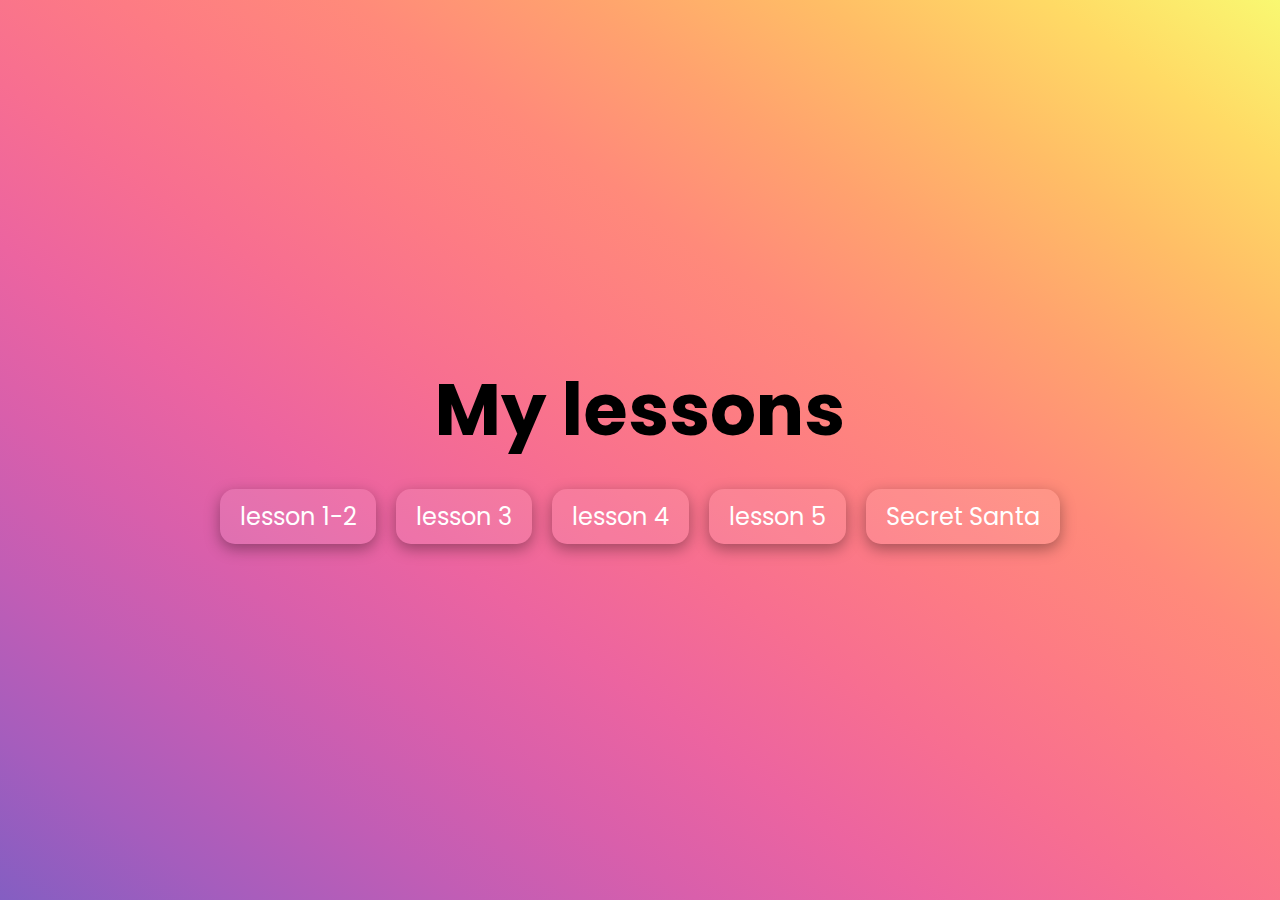
<file: index.html>
<!DOCTYPE html>
<html lang="en">
<head>
    <meta charset="UTF-8">
    <meta name="viewport" content="width=device-width, initial-scale=1.0">
    <title>Document</title>
    <link rel="stylesheet" href="index.css">
</head>
<body>
    <div class="content">
        <h1>My lessons</h1>
        <div class="flexBox">
            <a class="btn" href="lesson1-2/index.html">lesson 1-2</a>
            <a class="btn" href="lesson3/index-flex.html">lesson 3</a>
            <a class="btn" href="lesson4/index.html">lesson 4</a>
            <a class="btn" href="lesson5/index.html">lesson 5</a>
            <a class="btn" href="Secret_Santa/index.html">Secret Santa</a>
        </div>
    </div>
</body>
</html>
</file>
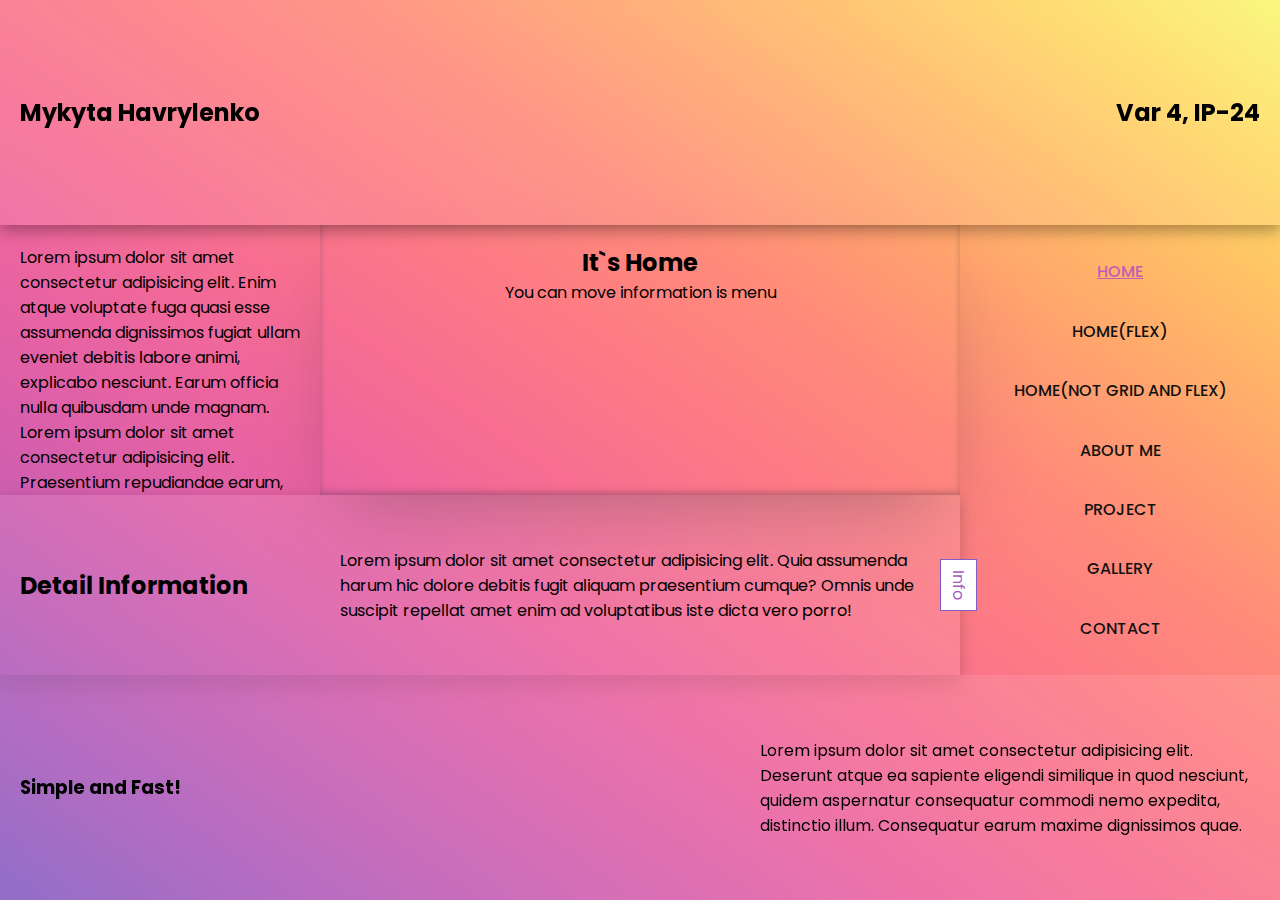
<file: lesson1-2/index.html>
<!DOCTYPE html>
<html lang="en">
<head>
    <meta charset="UTF-8">
    <meta name="viewport" content="width=device-width, initial-scale=1.0">
    <link rel="stylesheet" href="index.css">
    <title>Lesson 1</title>
</head>
<body>
    <div class="grid-container">
        <header class="grid-item header">
            <h2>Mykyta Havrylenko</h2>
            <h2>Var 4, IP-24</h2>
        </header>
        <div class="grid-item textInfo">Lorem ipsum dolor sit amet consectetur adipisicing elit. Enim atque voluptate fuga quasi esse assumenda dignissimos fugiat ullam eveniet debitis labore animi, explicabo nesciunt. Earum officia nulla quibusdam unde magnam. Lorem ipsum dolor sit amet consectetur adipisicing elit. Praesentium repudiandae earum, illo, eaque rerum quidem aliquid deserunt sunt quisquam eveniet accusantium ab, consequatur beatae quis totam! Doloremque saepe quasi assumenda!
            <ul>
                <li>Lorem ipsum dolor sit amet consectetur adipisicing elit. Amet reprehenderit cumque atque ut eos nostrum commodi odit neque ea magnam, officia dicta facere quaerat ipsam quas sapiente deserunt, voluptatem quisquam.</li>
                <li>Lorem ipsum dolor sit amet consectetur adipisicing elit. Magni, eveniet veritatis. Saepe, itaque voluptatum. Hic, voluptatem sapiente, pariatur corrupti dolorem ipsa magnam dolorum minima atque molestias perspiciatis voluptatum, nulla officiis?</li>
                <li>Lorem ipsum dolor sit amet consectetur adipisicing elit. Ullam ut voluptate, blanditiis architecto corporis sed provident soluta praesentium, sequi pariatur eius asperiores! Alias cum nostrum eos sapiente error odit sit.</li>
                <li>Lorem ipsum, dolor sit amet consectetur adipisicing elit. Esse mollitia ad nesciunt? Unde eligendi obcaecati maxime doloribus dignissimos corporis provident ipsam ipsum laudantium mollitia illum maiores blanditiis enim, commodi possimus?</li>
            </ul>
        </div>
        <main class="content">
            <h2>It`s Home</h2>
            <p>You can move information is menu</p>
        </main>
        <div class="grid-item menuBox">
            <nav class="navigation">
                <a class="current">Home</a>
                <a href="index-flex.html">Home(Flex)</a>
                <a href="indexNotFlexGrid.html">Home(NOT GRID AND FLEX)</a>
                <a href="about.html">About me</a>
                <a href="project.html">Project</a>
                <a href="gallery.html">Gallery</a>
                <a href="contact.html">Contact</a>
            </nav>
        </div>
        <div class="grid-item detailInfo">
            <h2>Detail Information</h2>
            <p>Lorem ipsum dolor sit amet consectetur adipisicing elit. Quia assumenda harum hic dolore debitis fugit aliquam praesentium cumque? Omnis unde suscipit repellat amet enim ad voluptatibus iste dicta vero porro!</p>
            <div class="closeBtn">Info</div>
        </div>
        <div class="grid-item footer">
            <h3>Simple and Fast!</h3>
            <p>Lorem ipsum dolor sit amet consectetur adipisicing elit. Deserunt atque ea sapiente eligendi similique in quod nesciunt, quidem aspernatur consequatur commodi nemo expedita, distinctio illum. Consequatur earum maxime dignissimos quae.</p>
        </div>
    </div>
    <script>
        const closeBtn = document.querySelector('.closeBtn');
        const detailInfo = document.querySelector('.detailInfo');
        closeBtn.addEventListener('click', () => detailInfo.classList.toggle('active'));
    </script>
</body>
</html>
</file>
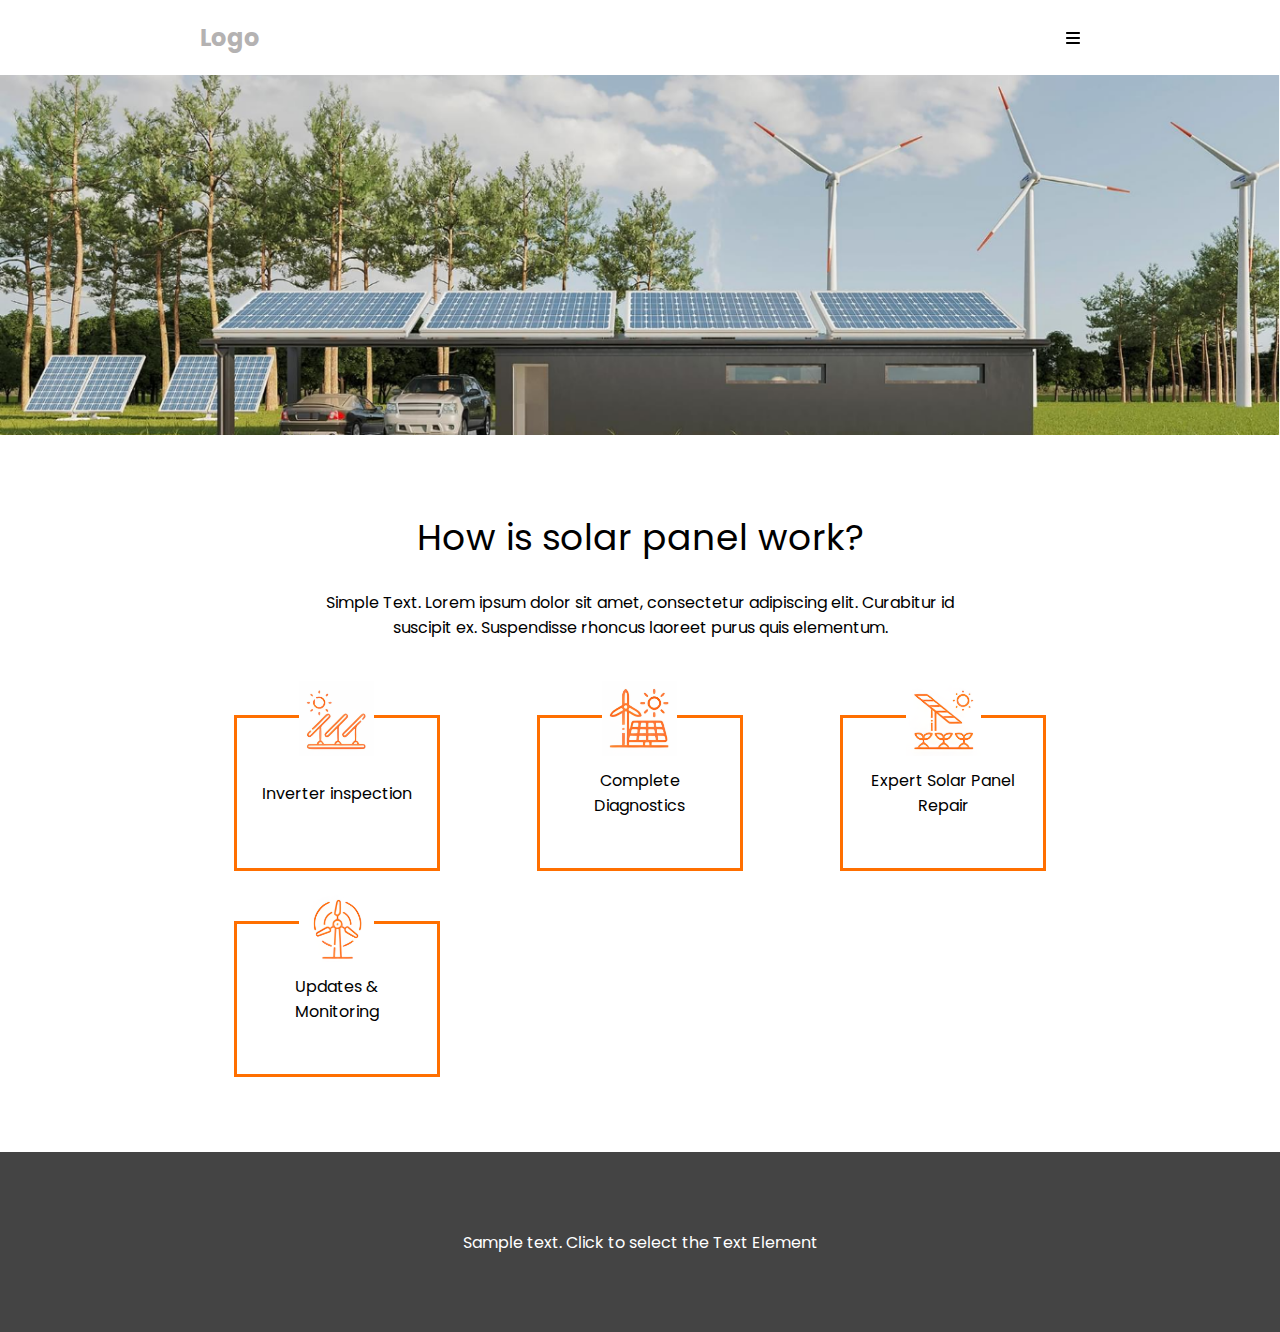
<file: lesson4/index.html>
<!DOCTYPE html>
<html lang="en">
<head>
    <meta charset="UTF-8">
    <meta name="viewport" content="width=device-width, initial-scale=1.0">
    <title>Document</title>
    <link rel="stylesheet" href="index.css">
</head>
<body>
    <header>
        <h2>Logo</h2>
        <svg xmlns="http://www.w3.org/2000/svg" height="1em" viewBox="0 0 448 512"><path d="M0 96C0 78.3 14.3 64 32 64H416c17.7 0 32 14.3 32 32s-14.3 32-32 32H32C14.3 128 0 113.7 0 96zM0 256c0-17.7 14.3-32 32-32H416c17.7 0 32 14.3 32 32s-14.3 32-32 32H32c-17.7 0-32-14.3-32-32zM448 416c0 17.7-14.3 32-32 32H32c-17.7 0-32-14.3-32-32s14.3-32 32-32H416c17.7 0 32 14.3 32 32z"/></svg>
    </header>
    <main>
        <div class="main-img">
            <img src="image/background-lab4.png">
        </div>
        <div class="content">
            <h1>How is solar panel work?</h1>
            <p>Simple Text. Lorem ipsum dolor sit amet, consectetur adipiscing elit. Curabitur id suscipit ex. Suspendisse rhoncus laoreet purus quis elementum.</p>
            <div class="cardBox">
                <div class="card">
                    <img src="image/solar-icon-lab4.png">
                    <h4>Inverter inspection</h4>
                </div>
                <div class="card">
                    <img src="image/ventilator&solar-icon-lab4.png">
                    <h4>Complete Diagnostics</h4>
                </div>
                <div class="card">
                    <img src="./image/garden-icon-lab4.png">
                    <h4>Expert Solar Panel Repair</h4>
                </div>
                <div class="card">
                    <img src="./image/ventilator-icon-lab4.png">
                    <h4>Updates & Monitoring</h4>
                </div>
            </div>
        </div>
    </main>
    <footer>
        <p>Sample text. Click to select the Text Element</p>
    </footer>
</body>
</html>
</file>
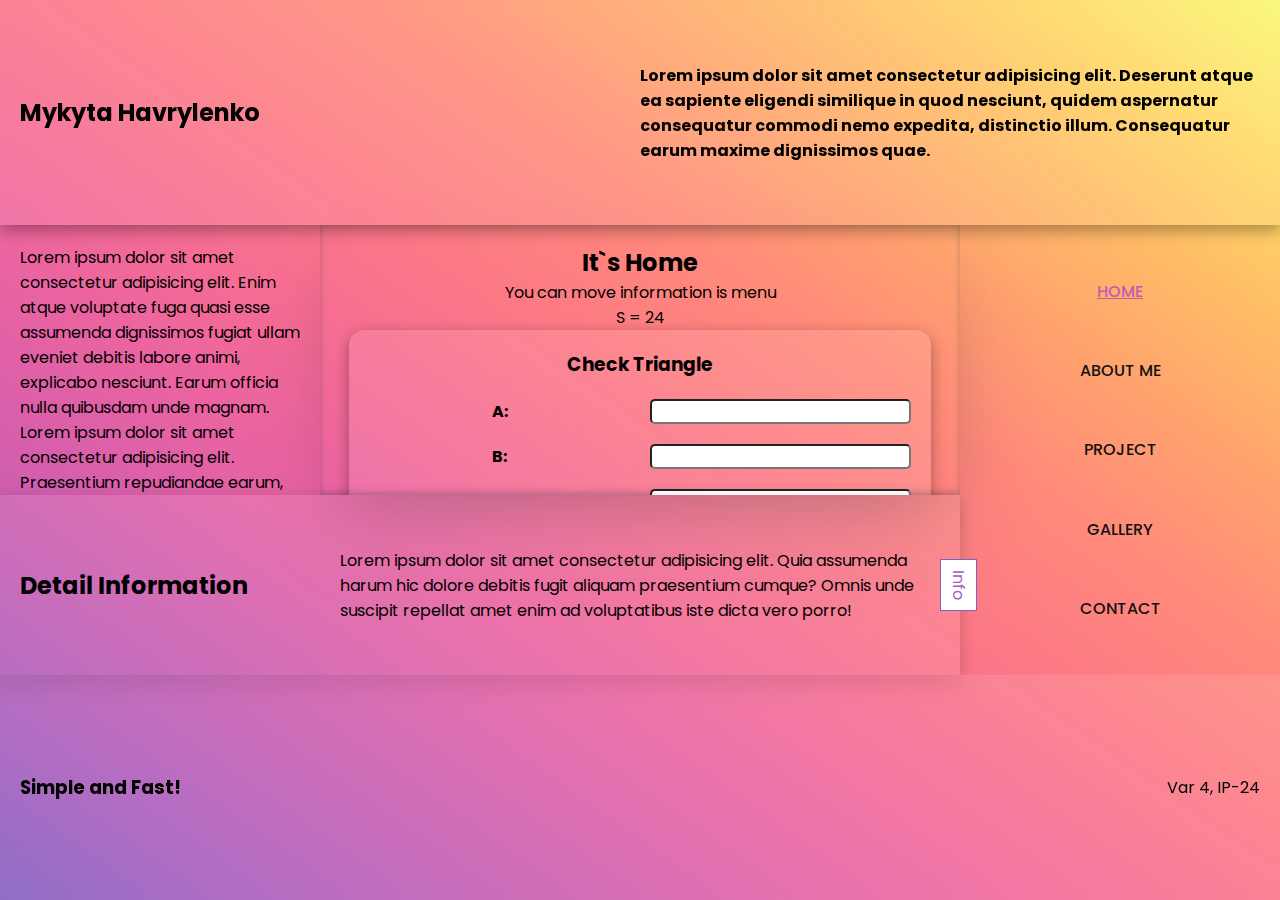
<file: lesson5/index.html>
<!DOCTYPE html>
<html lang="en">
<head>
    <meta charset="UTF-8">
    <meta name="viewport" content="width=device-width, initial-scale=1.0">
    <link rel="stylesheet" href="index.css">
    <title>Lesson 1</title>
</head>
<body>
    <div class="grid-container">
        <header class="grid-item header" id="1">
            <h2 onclick="{clickHandler(event)}">Mykyta Havrylenko</h2>
            <h4 onclick="{clickHandler(event)}" class="header-subtitle" onclick="{clickHandler(event)}">Var 4, IP-24</h4>
        </header>
        <div class="grid-item textInfo" id="2" >Lorem ipsum dolor sit amet consectetur adipisicing elit. Enim atque voluptate fuga quasi esse assumenda dignissimos fugiat ullam eveniet debitis labore animi, explicabo nesciunt. Earum officia nulla quibusdam unde magnam. Lorem ipsum dolor sit amet consectetur adipisicing elit. Praesentium repudiandae earum, illo, eaque rerum quidem aliquid deserunt sunt quisquam eveniet accusantium ab, consequatur beatae quis totam! Doloremque saepe quasi assumenda!
            <ul onclick="{clickHandler(event)}">
                <li>Lorem ipsum dolor sit amet consectetur adipisicing elit. Amet reprehenderit cumque atque ut eos nostrum commodi odit neque ea magnam, officia dicta facere quaerat ipsam quas sapiente deserunt, voluptatem quisquam.</li>
                <li>Lorem ipsum dolor sit amet consectetur adipisicing elit. Magni, eveniet veritatis. Saepe, itaque voluptatum. Hic, voluptatem sapiente, pariatur corrupti dolorem ipsa magnam dolorum minima atque molestias perspiciatis voluptatum, nulla officiis?</li>
                <li>Lorem ipsum dolor sit amet consectetur adipisicing elit. Ullam ut voluptate, blanditiis architecto corporis sed provident soluta praesentium, sequi pariatur eius asperiores! Alias cum nostrum eos sapiente error odit sit.</li>
                <li>Lorem ipsum, dolor sit amet consectetur adipisicing elit. Esse mollitia ad nesciunt? Unde eligendi obcaecati maxime doloribus dignissimos corporis provident ipsam ipsum laudantium mollitia illum maiores blanditiis enim, commodi possimus?</li>
            </ul>
        </div>
        <main class="grid-item content" id="3">
            <h2 onclick="{clickHandler(event)}">It`s Home</h2>
            <p onclick="{clickHandler(event)}">You can move information is menu</p>
            <div class="res"></div>
            <div class="triangle-box" onclick="{clickHandler(event)}">
                <h3>Check Triangle</h3>
                <h4>A:</h4>
                <input type="number" id="side1">
                <h4>B:</h4>
                <input type="number" id="side2">
                <h4>C:</h4>
                <input type="number" id="side3">
                <button>Check triangle</button>
            </div>
        </main>
        <div class="grid-item menuBox" id="4">
            <nav class="navigation" onclick="{clickHandler(event)}">
                <a class="current" >Home</a>
                <a >About me</a>
                <a>Project</a>
                <a>Gallery</a>
                <a>Contact</a>
            </nav>
        </div>
        <div class="grid-item detailInfo" id="5">
            <h2 onclick="{clickHandler(event)}">Detail Information</h2>
            <p >Lorem ipsum dolor sit amet consectetur adipisicing elit. Quia assumenda harum hic dolore debitis fugit aliquam praesentium cumque? Omnis unde suscipit repellat amet enim ad voluptatibus iste dicta vero porro!</p>
            <div class="closeBtn" onclick="{clickHandler(event)}">Info</div>
        </div>
        <div class="grid-item footer" id="6">
            <h3 onclick="{clickHandler(event)}">Simple and Fast!</h3>
            <p class="footer-description" onclick="{clickHandler(event)}">Lorem ipsum dolor sit amet consectetur adipisicing elit. Deserunt atque ea sapiente eligendi similique in quod nesciunt, quidem aspernatur consequatur commodi nemo expedita, distinctio illum. Consequatur earum maxime dignissimos quae.</p>
        </div>
    </div>
    <script src="index.js"></script>
</body>
</html>
</file>
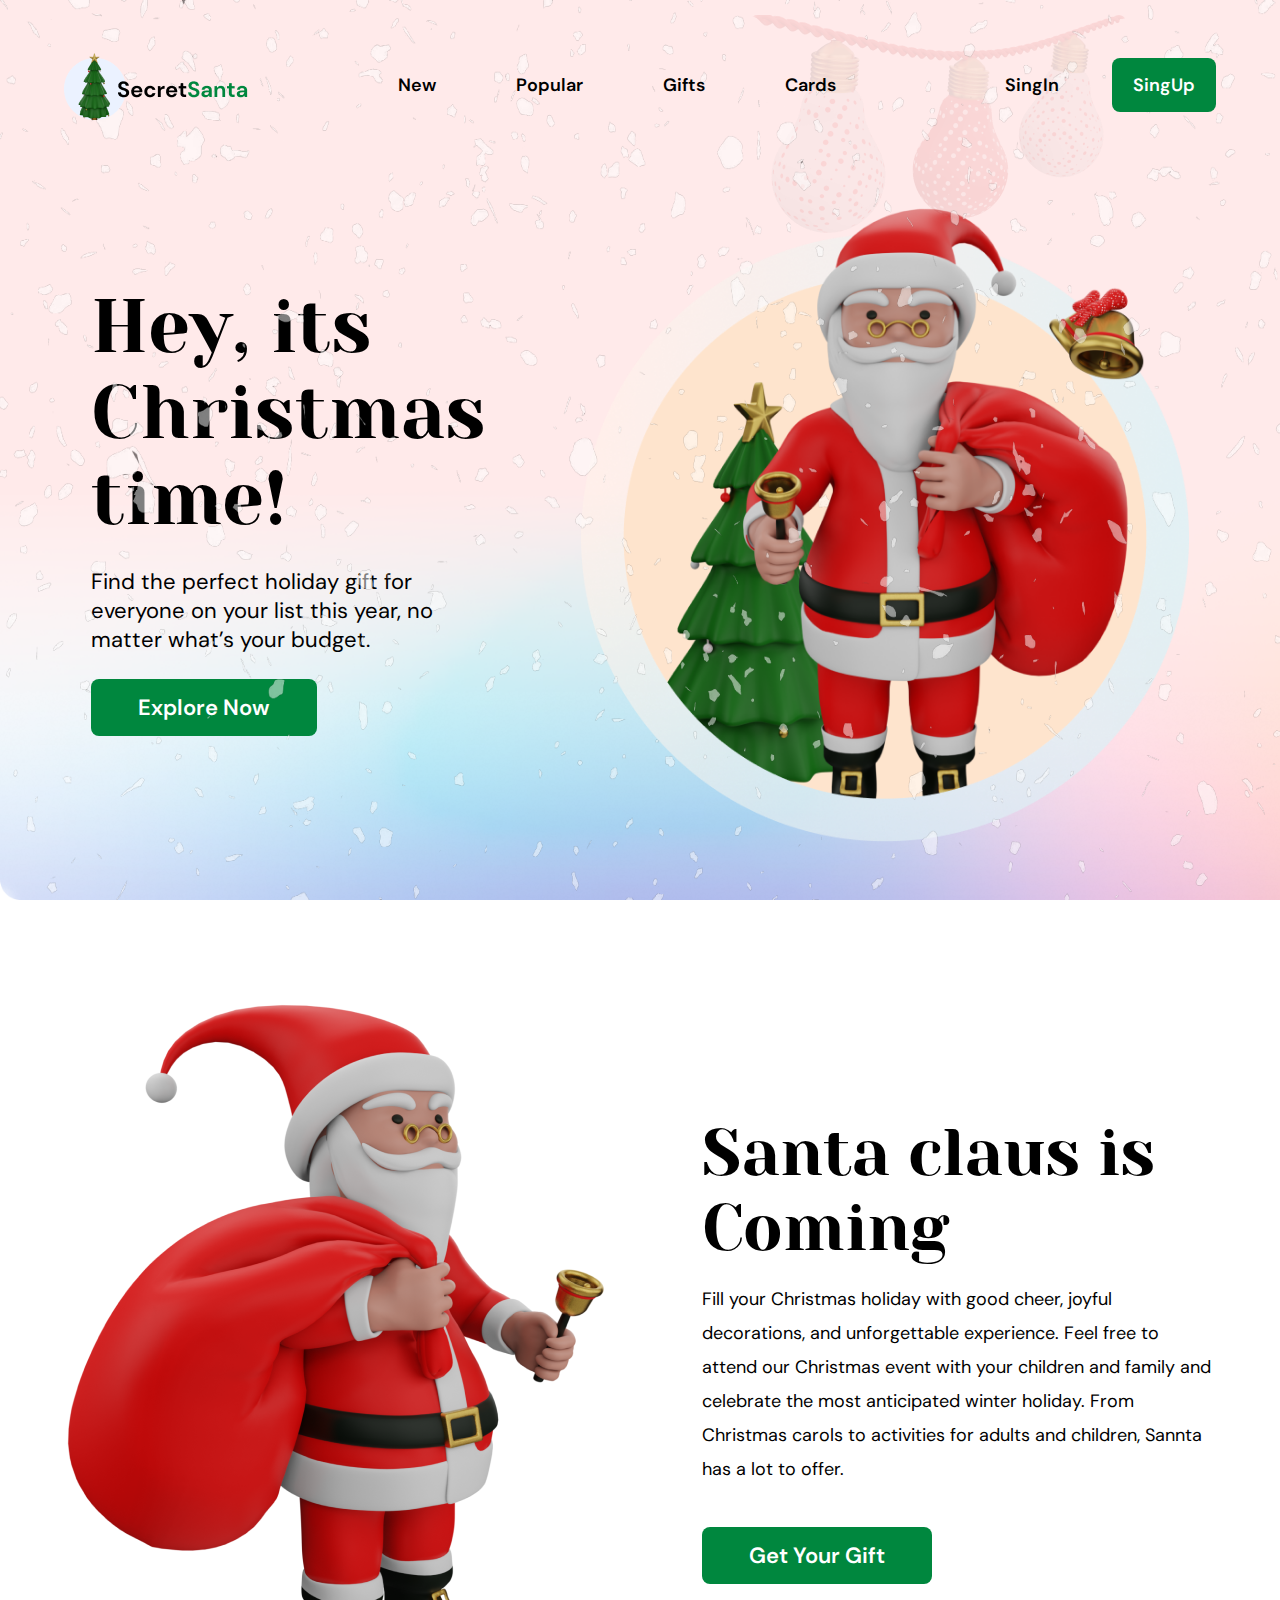
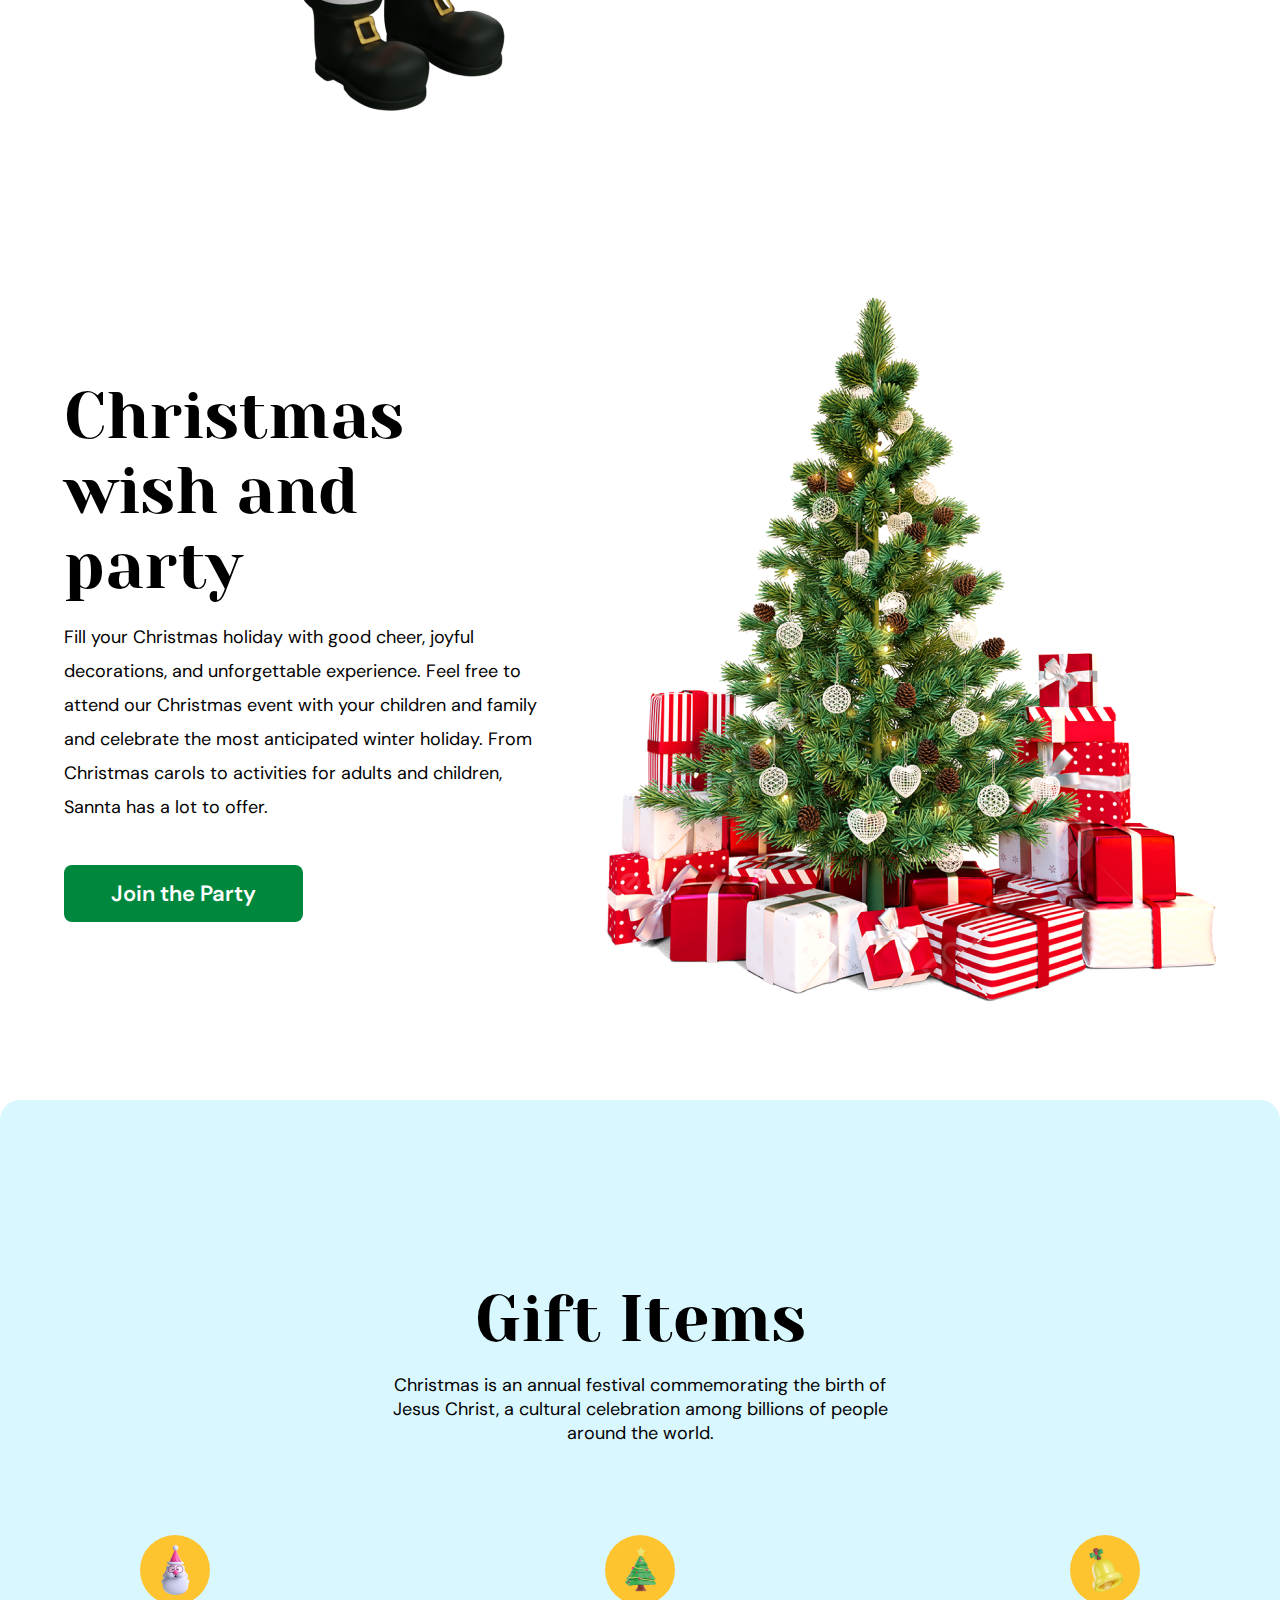
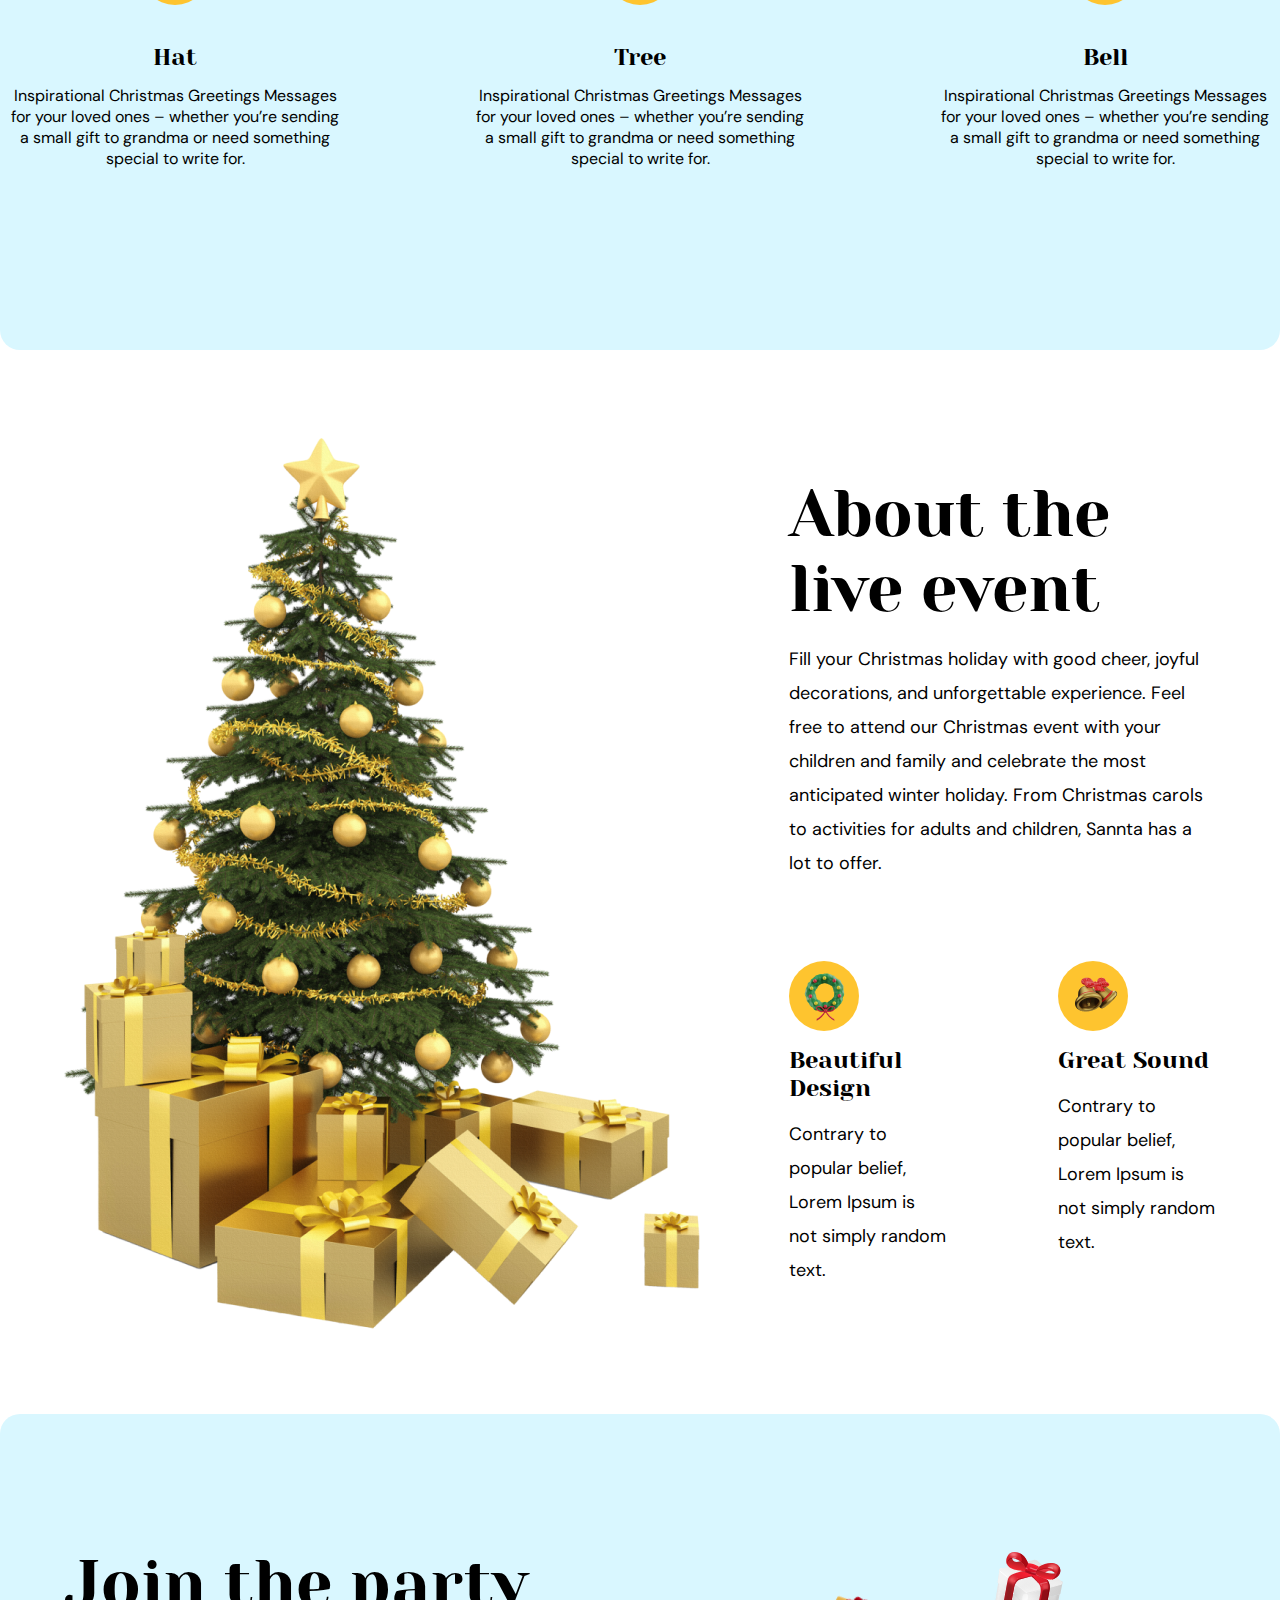
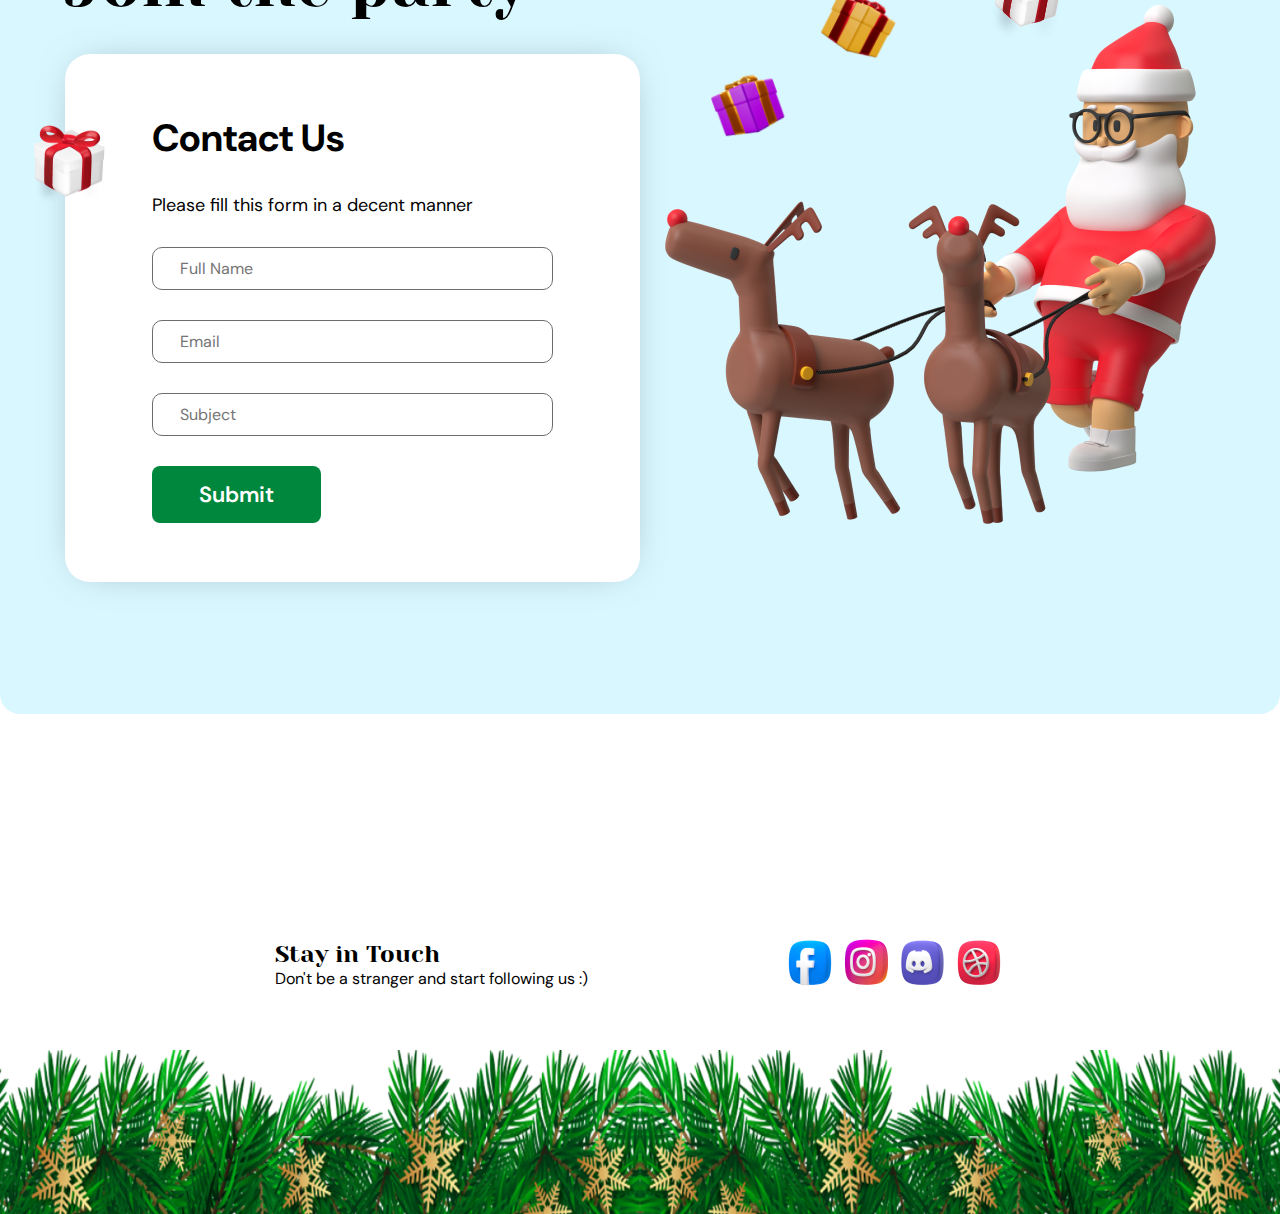
<file: Secret_Santa/index.html>
<!DOCTYPE html>
<html lang="en">
<head>
    <meta charset="UTF-8">
    <meta name="viewport" content="width=device-width, initial-scale=1.0">
    <title>Document</title>
    <link rel="stylesheet" href="index.css">
</head>
<body>
    <section class="home" id="#home">
        <header>
            <img src="./images/Logo.png"/>
            <nav class="navigation">
                <a href="#home">New</a>
                <a href="#event">Popular</a>
                <a href="#gift">Gifts</a>
                <a href="#cards" id="#cards">Cards</a>
            </nav>
            <div class="buttonBox">
                <button class="btn noBorder">SingIn</button>
                <button class="btn">SingUp</button>
            </div>
        </header>
        <div class="flexBox">
            <div class="textBox">
                <h1>Hey, its Christmas time!</h1>
                <p>Find the perfect holiday gift for everyone on your list this year, no matter what’s your budget.</p>
                <a class="btn" href="#party">Explore Now</a>
            </div>
            <img src="./images/Hero Image.png"/>
        </div>
        <img src="./images/light_bulb.png" class="imgBoxBG" />
        <img src="./images/background-snow.png" class="imgBackground" />
    </section>
    <section class="party" id="gift">
        <img src="./images/Santa_image_2.png"/>
        <div class="textBox">
            <h1>Santa claus is Coming</h1>
            <p>Fill your Christmas holiday with good cheer, joyful decorations, and unforgettable experience. Feel free to attend our Christmas event with your children and family and celebrate the most anticipated winter holiday. From Christmas carols to activities for adults and children, Sannta has a lot to offer.</p>
            <button class="btn" id="getGift">Get Your Gift</button>
        </div>
    </section>
    <section class="party" id="party">
        <div class="textBox">
            <h1>Christmas wish and party</h1>
            <p>Fill your Christmas holiday with good cheer, joyful decorations, and unforgettable experience. Feel free to attend our Christmas event with your children and family and celebrate the most anticipated winter holiday. From Christmas carols to activities for adults and children, Sannta has a lot to offer. </p>
            <a class="btn" href="#join">Join the Party</a>
        </div>
        <img src="./images/tree_image.png">
    </section>
    <section class="gift" id="cards">
        <div class="main-text">
            <h2>Gift Items</h2>
            <p>Christmas is an annual festival commemorating the birth of Jesus Christ, a cultural celebration among billions of people around the world.</p>
        </div>
        <div class="textsBox">
            <div class="cardBox">
                <div class="imgBox">
                    <img src="./images/icon_gift_1.png"/>
                </div>
                <h2>Hat</h2>
                <p>Inspirational Christmas Greetings Messages for your loved ones – whether you’re sending a small gift to grandma or need something special to write for.</p>
            </div>
            <div class="cardBox">
                <div class="imgBox">
                    <img src="./images/icon_gift_2.png"/>
                </div>
                <h2>Tree</h2>
                <p>Inspirational Christmas Greetings Messages for your loved ones – whether you’re sending a small gift to grandma or need something special to write for.</p>
            </div>
            <div class="cardBox">
                <div class="imgBox">
                    <img src="./images/icon_gift_3.png"/>
                </div>
                <h2>Bell</h2>
                <p>Inspirational Christmas Greetings Messages for your loved ones – whether you’re sending a small gift to grandma or need something special to write for.</p>
            </div>
        </div>
    </section>
    <section class="event" id="event">
        <img src="./images/tree_image_2.png" />
        <div class="main-textBox">
            <div class="textBox">
                <h2>About the live event</h2>
                <p>Fill your Christmas holiday with good cheer, joyful decorations, and unforgettable experience. Feel free to attend our Christmas event with your children and family and celebrate the most anticipated winter holiday. From Christmas carols to activities for adults and children, Sannta has a lot to offer.</p>
            </div>
            <div class="flexBox">
                <div class="textBox">
                    <div class="imgBox">
                        <img src="./images/icon_gift_4.png"/>
                    </div>
                    <h2>Beautiful Design</h2>
                    <p>Contrary to popular belief, Lorem Ipsum is not simply random text.</p>
                </div>
                <div class="textBox">
                    <div class="imgBox">
                        <img src="./images/icon_gift_5.png"/>
                    </div>
                    <h2>Great Sound</h2>
                    <p>Contrary to popular belief, Lorem Ipsum is not simply random text.</p>
                </div>
            </div>
        </div>
    </section>
    <section class="join" id="join">
        <div class="textBox">
            <h2>Join the party</h2>
            <form name="santaForm">
                <h3>Contact Us</h3>
                <p>Please fill this form in a decent manner</p>
                <input placeholder="Full Name" name="fullname"/>
                <input placeholder="Email" name="email"/>
                <input placeholder="Subject" name="subject"/>
                <button class="btn">Submit</button>
                <img src="./images/Gift_Box.png"/>
            </form>
        </div>
        <img src="./images/Santa_image_3.png" />
        <img src="./images/Floating Gifts.svg" class="giftImg" />
    </section>
    <footer>
        <div>
            <h2>Stay in Touch</h2>
            <p>Don't be a stranger and start following us :)</p>
        </div>
        <nav>
            <img src="./images/facebookIcon.png"/>
            <img src="./images/instagramIcon.png"/>
            <img src="./images/discordIcon.png"/>
            <img src="./images/dribbbleIcon.png"/>
        </nav>
        <img src="./images/FooterBG.png"/ class="imgBG">
    </footer>
    <script src="index.js"></script>
</body>
</html>
</file>
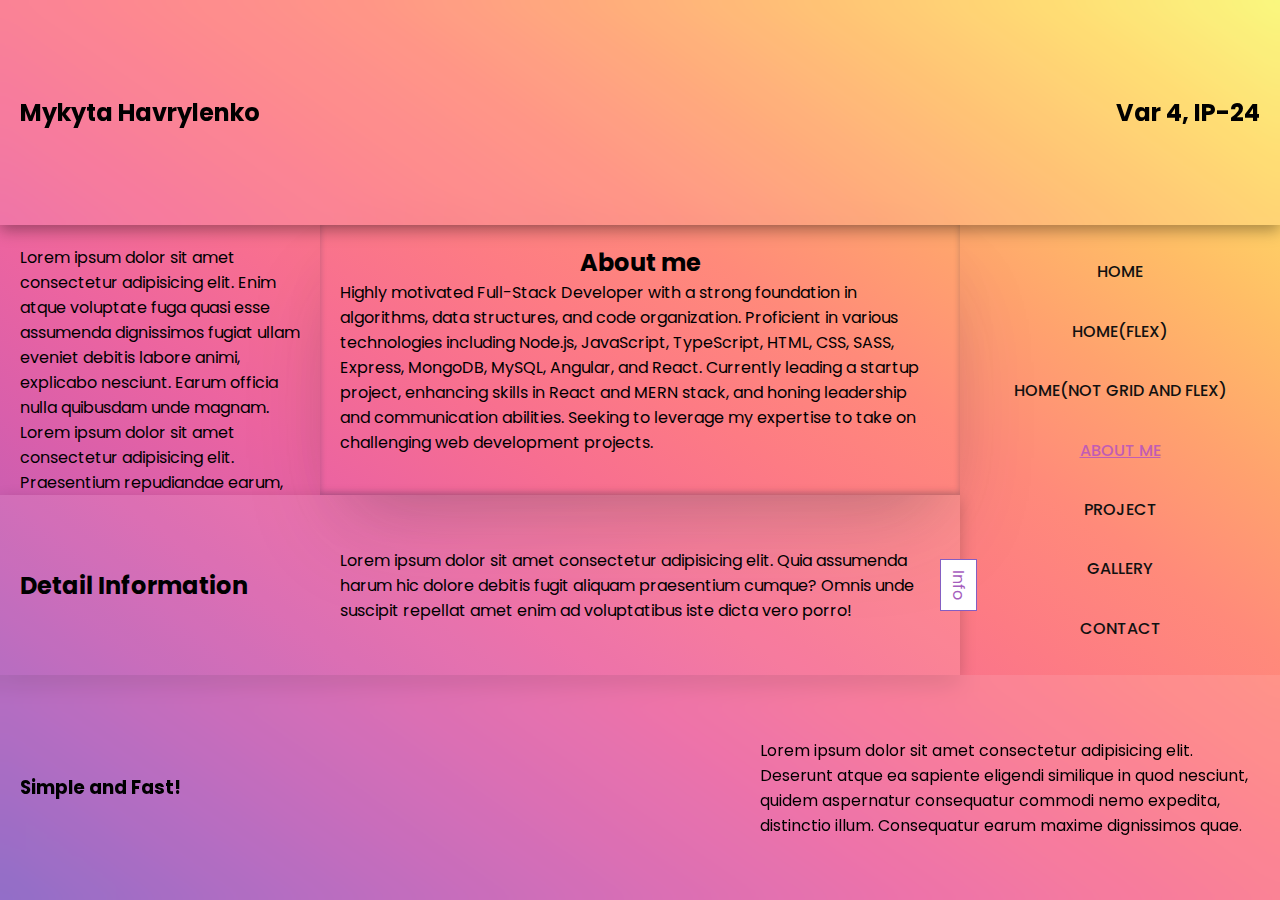
<file: lesson1-2/about.html>
<!DOCTYPE html>
<html lang="en">
<head>
    <meta charset="UTF-8">
    <meta name="viewport" content="width=device-width, initial-scale=1.0">
    <link rel="stylesheet" href="./index.css">
    <title>Lesson 1</title>
</head>
<body>
    <div class="grid-container">
        <header class="grid-item header">
            <h2>Mykyta Havrylenko</h2>
            <h2>Var 4, IP-24</h2>
        </header>
        <div class="grid-item textInfo">Lorem ipsum dolor sit amet consectetur adipisicing elit. Enim atque voluptate fuga quasi esse assumenda dignissimos fugiat ullam eveniet debitis labore animi, explicabo nesciunt. Earum officia nulla quibusdam unde magnam. Lorem ipsum dolor sit amet consectetur adipisicing elit. Praesentium repudiandae earum, illo, eaque rerum quidem aliquid deserunt sunt quisquam eveniet accusantium ab, consequatur beatae quis totam! Doloremque saepe quasi assumenda!</div>
        <main class="content">
            <h2>About me</h2>
            <p>Highly motivated Full-Stack Developer with a strong foundation in 
                algorithms, data structures, and code organization. Proficient in various 
                technologies including Node.js, JavaScript, TypeScript, HTML, CSS, SASS, 
                Express, MongoDB, MySQL, Angular, and React. Currently leading a 
                startup project, enhancing skills in React and MERN stack, and honing 
                leadership and communication abilities. Seeking to leverage my expertise 
                to take on challenging web development projects.</p>
        </main>
        <div class="grid-item menuBox">
            <nav class="navigation">
                <a href="index.html">Home</a>
                <a href="index-flex.html">Home(Flex)</a>
                <a href="indexNotFlexGrid.html">Home(NOT GRID AND FLEX)</a>
                <a class="current">About me</a>
                <a href="project.html">Project</a>
                <a href="gallery.html">Gallery</a>
                <a href="contact.html">Contact</a>
            </nav>
        </div>
        <div class="grid-item detailInfo">
            <h2>Detail Information</h2>
            <p>Lorem ipsum dolor sit amet consectetur adipisicing elit. Quia assumenda harum hic dolore debitis fugit aliquam praesentium cumque? Omnis unde suscipit repellat amet enim ad voluptatibus iste dicta vero porro!</p>
            <div class="closeBtn">Info</div>
        </div>
        <div class="grid-item footer">
            <h3>Simple and Fast!</h3>
            <p>Lorem ipsum dolor sit amet consectetur adipisicing elit. Deserunt atque ea sapiente eligendi similique in quod nesciunt, quidem aspernatur consequatur commodi nemo expedita, distinctio illum. Consequatur earum maxime dignissimos quae.</p>
        </div>
    </div>
    <script>
        const closeBtn = document.querySelector('.closeBtn');
        const detailInfo = document.querySelector('.detailInfo');
        closeBtn.addEventListener('click', () => detailInfo.classList.toggle('active'));
    </script>
</body>
</html>
</file>
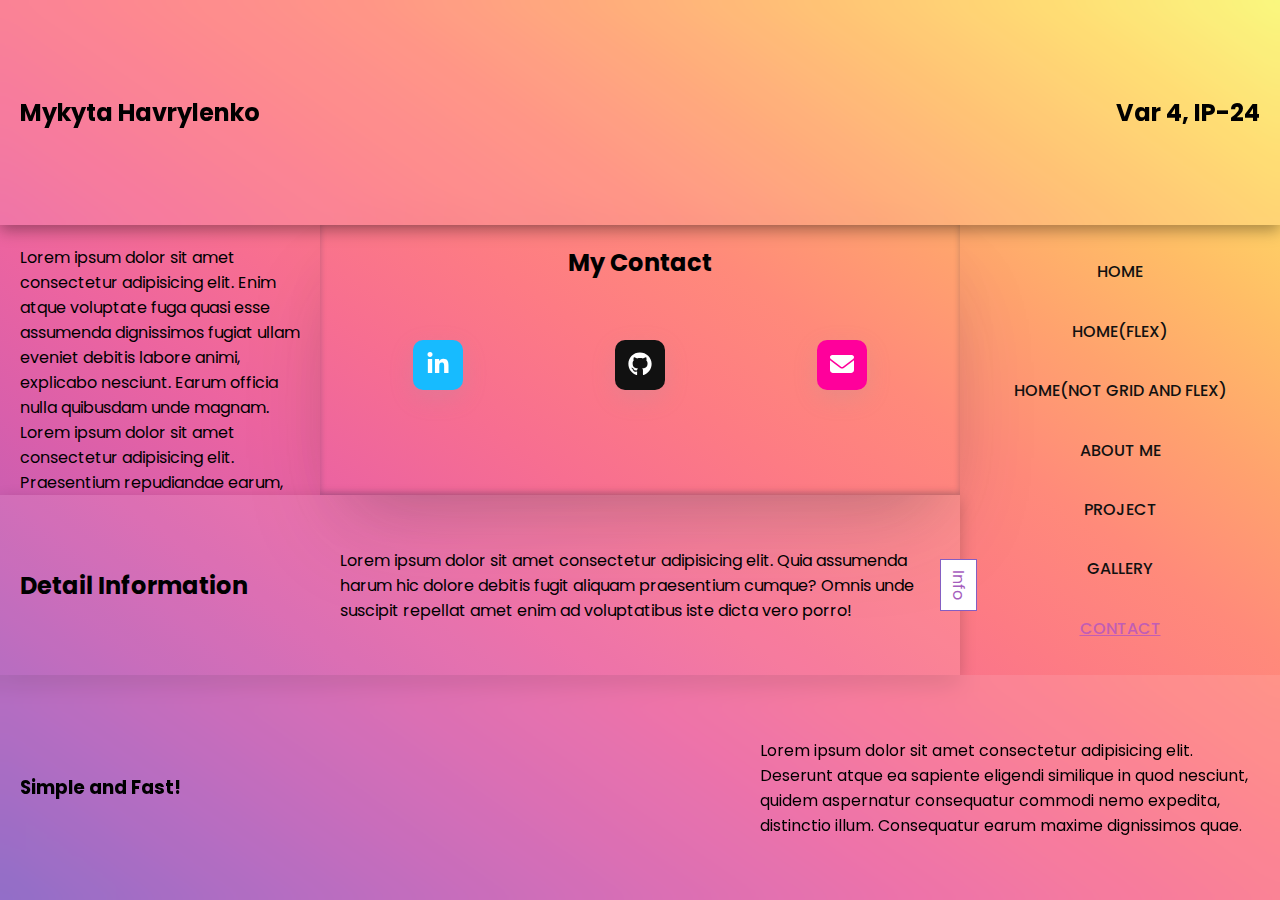
<file: lesson1-2/contact.html>
<!DOCTYPE html>
<html lang="en">
<head>
    <meta charset="UTF-8">
    <meta name="viewport" content="width=device-width, initial-scale=1.0">
    <link rel="stylesheet" href="./index.css">
    <title>Lesson 1</title>
</head>
<body>
    <div class="grid-container">
        <header class="grid-item header">
            <h2>Mykyta Havrylenko</h2>
            <h2>Var 4, IP-24</h2>
        </header>
        <div class="grid-item textInfo">Lorem ipsum dolor sit amet consectetur adipisicing elit. Enim atque voluptate fuga quasi esse assumenda dignissimos fugiat ullam eveniet debitis labore animi, explicabo nesciunt. Earum officia nulla quibusdam unde magnam. Lorem ipsum dolor sit amet consectetur adipisicing elit. Praesentium repudiandae earum, illo, eaque rerum quidem aliquid deserunt sunt quisquam eveniet accusantium ab, consequatur beatae quis totam! Doloremque saepe quasi assumenda!</div>
        <main class="content">
            <h2>My Contact</h2>
            <div class="cardBox contact">
                <div class="card">
                    <a href="https://www.linkedin.com/in/mykyta-havrylenko-688836243/" target="_blank"><svg xmlns="http://www.w3.org/2000/svg" height="1em" viewBox="0 0 448 512"><style>svg{fill:#ffffff}</style><path d="M100.28 448H7.4V148.9h92.88zM53.79 108.1C24.09 108.1 0 83.5 0 53.8a53.79 53.79 0 0 1 107.58 0c0 29.7-24.1 54.3-53.79 54.3zM447.9 448h-92.68V302.4c0-34.7-.7-79.2-48.29-79.2-48.29 0-55.69 37.7-55.69 76.7V448h-92.78V148.9h89.08v40.8h1.3c12.4-23.5 42.69-48.3 87.88-48.3 94 0 111.28 61.9 111.28 142.3V448z"/></svg></a>
                </div>
                <div class="card">
                    <a href="https://github.com/MainMi" target="_blank"><svg xmlns="http://www.w3.org/2000/svg" height="1em" viewBox="0 0 496 512"><style>svg{fill:#ffffff}</style><path d="M165.9 397.4c0 2-2.3 3.6-5.2 3.6-3.3.3-5.6-1.3-5.6-3.6 0-2 2.3-3.6 5.2-3.6 3-.3 5.6 1.3 5.6 3.6zm-31.1-4.5c-.7 2 1.3 4.3 4.3 4.9 2.6 1 5.6 0 6.2-2s-1.3-4.3-4.3-5.2c-2.6-.7-5.5.3-6.2 2.3zm44.2-1.7c-2.9.7-4.9 2.6-4.6 4.9.3 2 2.9 3.3 5.9 2.6 2.9-.7 4.9-2.6 4.6-4.6-.3-1.9-3-3.2-5.9-2.9zM244.8 8C106.1 8 0 113.3 0 252c0 110.9 69.8 205.8 169.5 239.2 12.8 2.3 17.3-5.6 17.3-12.1 0-6.2-.3-40.4-.3-61.4 0 0-70 15-84.7-29.8 0 0-11.4-29.1-27.8-36.6 0 0-22.9-15.7 1.6-15.4 0 0 24.9 2 38.6 25.8 21.9 38.6 58.6 27.5 72.9 20.9 2.3-16 8.8-27.1 16-33.7-55.9-6.2-112.3-14.3-112.3-110.5 0-27.5 7.6-41.3 23.6-58.9-2.6-6.5-11.1-33.3 2.6-67.9 20.9-6.5 69 27 69 27 20-5.6 41.5-8.5 62.8-8.5s42.8 2.9 62.8 8.5c0 0 48.1-33.6 69-27 13.7 34.7 5.2 61.4 2.6 67.9 16 17.7 25.8 31.5 25.8 58.9 0 96.5-58.9 104.2-114.8 110.5 9.2 7.9 17 22.9 17 46.4 0 33.7-.3 75.4-.3 83.6 0 6.5 4.6 14.4 17.3 12.1C428.2 457.8 496 362.9 496 252 496 113.3 383.5 8 244.8 8zM97.2 352.9c-1.3 1-1 3.3.7 5.2 1.6 1.6 3.9 2.3 5.2 1 1.3-1 1-3.3-.7-5.2-1.6-1.6-3.9-2.3-5.2-1zm-10.8-8.1c-.7 1.3.3 2.9 2.3 3.9 1.6 1 3.6.7 4.3-.7.7-1.3-.3-2.9-2.3-3.9-2-.6-3.6-.3-4.3.7zm32.4 35.6c-1.6 1.3-1 4.3 1.3 6.2 2.3 2.3 5.2 2.6 6.5 1 1.3-1.3.7-4.3-1.3-6.2-2.2-2.3-5.2-2.6-6.5-1zm-11.4-14.7c-1.6 1-1.6 3.6 0 5.9 1.6 2.3 4.3 3.3 5.6 2.3 1.6-1.3 1.6-3.9 0-6.2-1.4-2.3-4-3.3-5.6-2z"/></svg></a>
                </div>
                <div class="card">
                    <a href="mailto:miksmikita@gmail.com" target="_blank"><svg xmlns="http://www.w3.org/2000/svg" height="1em" viewBox="0 0 512 512"><style>svg{fill:#ffffff}</style><path d="M48 64C21.5 64 0 85.5 0 112c0 15.1 7.1 29.3 19.2 38.4L236.8 313.6c11.4 8.5 27 8.5 38.4 0L492.8 150.4c12.1-9.1 19.2-23.3 19.2-38.4c0-26.5-21.5-48-48-48H48zM0 176V384c0 35.3 28.7 64 64 64H448c35.3 0 64-28.7 64-64V176L294.4 339.2c-22.8 17.1-54 17.1-76.8 0L0 176z"/></svg></a>
                </div>
            </div>
        </main>
        <div class="grid-item menuBox">
            <nav class="navigation">
                <a href="index.html">Home</a>
                <a href="index-flex.html">Home(Flex)</a>
                <a href="indexNotFlexGrid.html">Home(NOT GRID AND FLEX)</a>
                <a href="about.html">About me</a>
                <a href="project.html">Project</a>
                <a href="gallery.html">Gallery</a>
                <a class="current">Contact</a>
            </nav>
        </div>
        <div class="grid-item detailInfo">
            <h2>Detail Information</h2>
            <p>Lorem ipsum dolor sit amet consectetur adipisicing elit. Quia assumenda harum hic dolore debitis fugit aliquam praesentium cumque? Omnis unde suscipit repellat amet enim ad voluptatibus iste dicta vero porro!</p>
            <div class="closeBtn">Info</div>
        </div>
        <div class="grid-item footer">
            <h3>Simple and Fast!</h3>
            <p>Lorem ipsum dolor sit amet consectetur adipisicing elit. Deserunt atque ea sapiente eligendi similique in quod nesciunt, quidem aspernatur consequatur commodi nemo expedita, distinctio illum. Consequatur earum maxime dignissimos quae.</p>
        </div>
    </div>
    <script>
        const closeBtn = document.querySelector('.closeBtn');
        const detailInfo = document.querySelector('.detailInfo');
        closeBtn.addEventListener('click', () => detailInfo.classList.toggle('active'));
    </script>
</body>
</html>
</file>
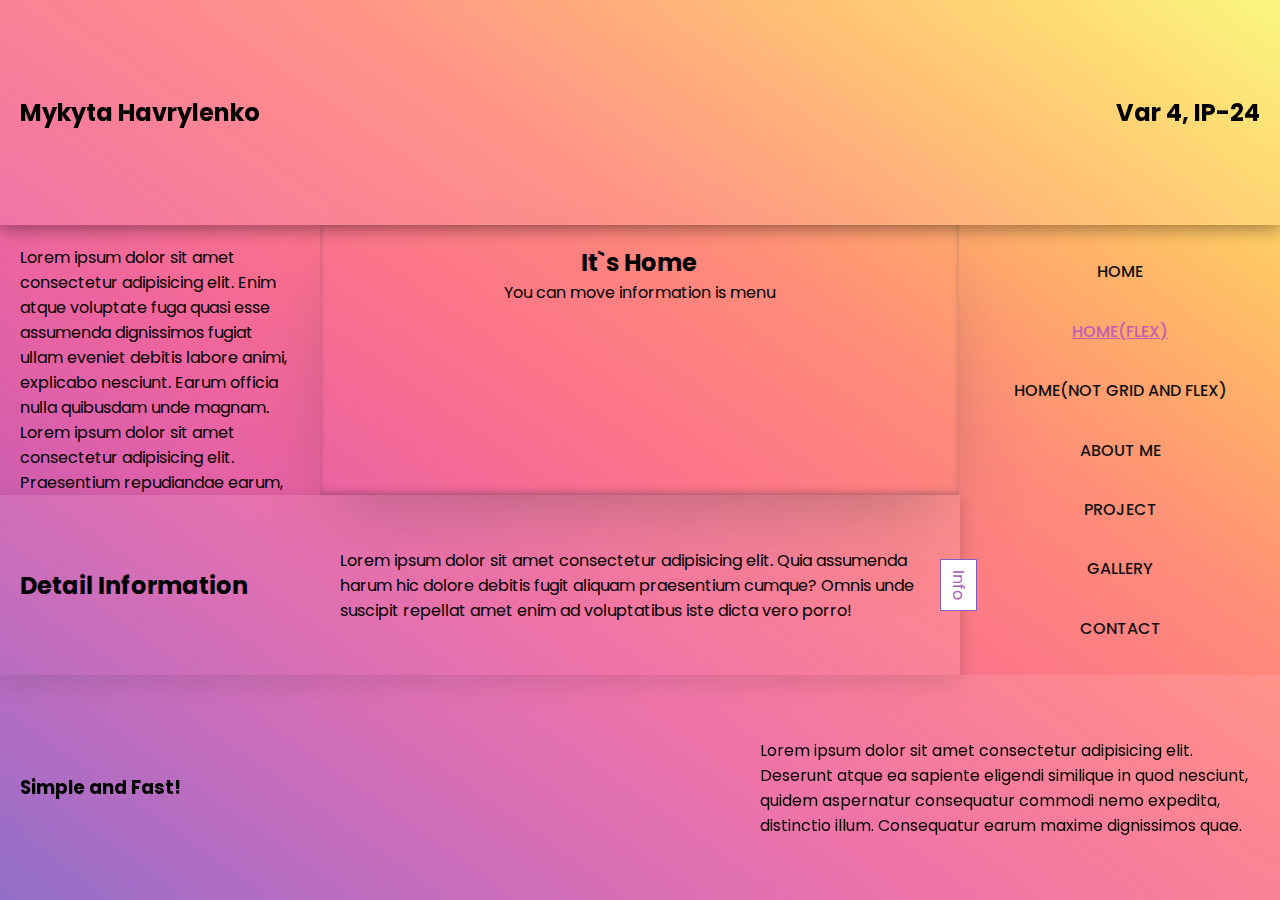
<file: lesson1-2/index-flex.html>
<!DOCTYPE html>
<html lang="en">
<head>
    <meta charset="UTF-8">
    <meta name="viewport" content="width=device-width, initial-scale=1.0">
    <link rel="stylesheet" href="index-flex.css">
    <title>Lesson 1</title>
</head>
<body>
    <div class="flex-container">
        <header class="flex-item header">
            <h2>Mykyta Havrylenko</h2>
            <h2>Var 4, IP-24</h2>
        </header>
        <div class="flexBox">
            <div class="flexMainBox">
                <div class="flex-item textInfo">Lorem ipsum dolor sit amet consectetur adipisicing elit. Enim atque voluptate fuga quasi esse assumenda dignissimos fugiat ullam eveniet debitis labore animi, explicabo nesciunt. Earum officia nulla quibusdam unde magnam. Lorem ipsum dolor sit amet consectetur adipisicing elit. Praesentium repudiandae earum, illo, eaque rerum quidem aliquid deserunt sunt quisquam eveniet accusantium ab, consequatur beatae quis totam! Doloremque saepe quasi assumenda!
                    <ul>
                        <li>Lorem ipsum dolor sit amet consectetur adipisicing elit. Amet reprehenderit cumque atque ut eos nostrum commodi odit neque ea magnam, officia dicta facere quaerat ipsam quas sapiente deserunt, voluptatem quisquam.</li>
                        <li>Lorem ipsum dolor sit amet consectetur adipisicing elit. Magni, eveniet veritatis. Saepe, itaque voluptatum. Hic, voluptatem sapiente, pariatur corrupti dolorem ipsa magnam dolorum minima atque molestias perspiciatis voluptatum, nulla officiis?</li>
                        <li>Lorem ipsum dolor sit amet consectetur adipisicing elit. Ullam ut voluptate, blanditiis architecto corporis sed provident soluta praesentium, sequi pariatur eius asperiores! Alias cum nostrum eos sapiente error odit sit.</li>
                        <li>Lorem ipsum, dolor sit amet consectetur adipisicing elit. Esse mollitia ad nesciunt? Unde eligendi obcaecati maxime doloribus dignissimos corporis provident ipsam ipsum laudantium mollitia illum maiores blanditiis enim, commodi possimus?</li>
                    </ul>
                </div>
                <main class="content">
                    <h2>It`s Home</h2>
                    <p>You can move information is menu</p>
                </main>
                <div class="flex-item detailInfo">
                    <h2>Detail Information</h2>
                    <p>Lorem ipsum dolor sit amet consectetur adipisicing elit. Quia assumenda harum hic dolore debitis fugit aliquam praesentium cumque? Omnis unde suscipit repellat amet enim ad voluptatibus iste dicta vero porro!</p>
                    <div class="closeBtn">Info</div>
                </div>
            </div>
            <div class="flex-item menuBox">
                <nav class="navigation">
                    <a href="index.html">Home</a>
                    <a class="current">Home(Flex)</a>
                    <a href="indexNotFlexGrid.html">Home(NOT GRID AND FLEX)</a>
                    <a href="about.html">About me</a>
                    <a href="project.html">Project</a>
                    <a href="gallery.html">Gallery</a>
                    <a href="contact.html">Contact</a>
                </nav>
            </div>
        </div>
        <footer class="flex-item footer">
            <h3>Simple and Fast!</h3>
            <p>Lorem ipsum dolor sit amet consectetur adipisicing elit. Deserunt atque ea sapiente eligendi similique in quod nesciunt, quidem aspernatur consequatur commodi nemo expedita, distinctio illum. Consequatur earum maxime dignissimos quae.</p>
        </footer>
    </div>
    <script>
        const closeBtn = document.querySelector('.closeBtn');
        const detailInfo = document.querySelector('.detailInfo');
        closeBtn.addEventListener('click', () => detailInfo.classList.toggle('active'));
    </script>
</body>
</html>
</file>
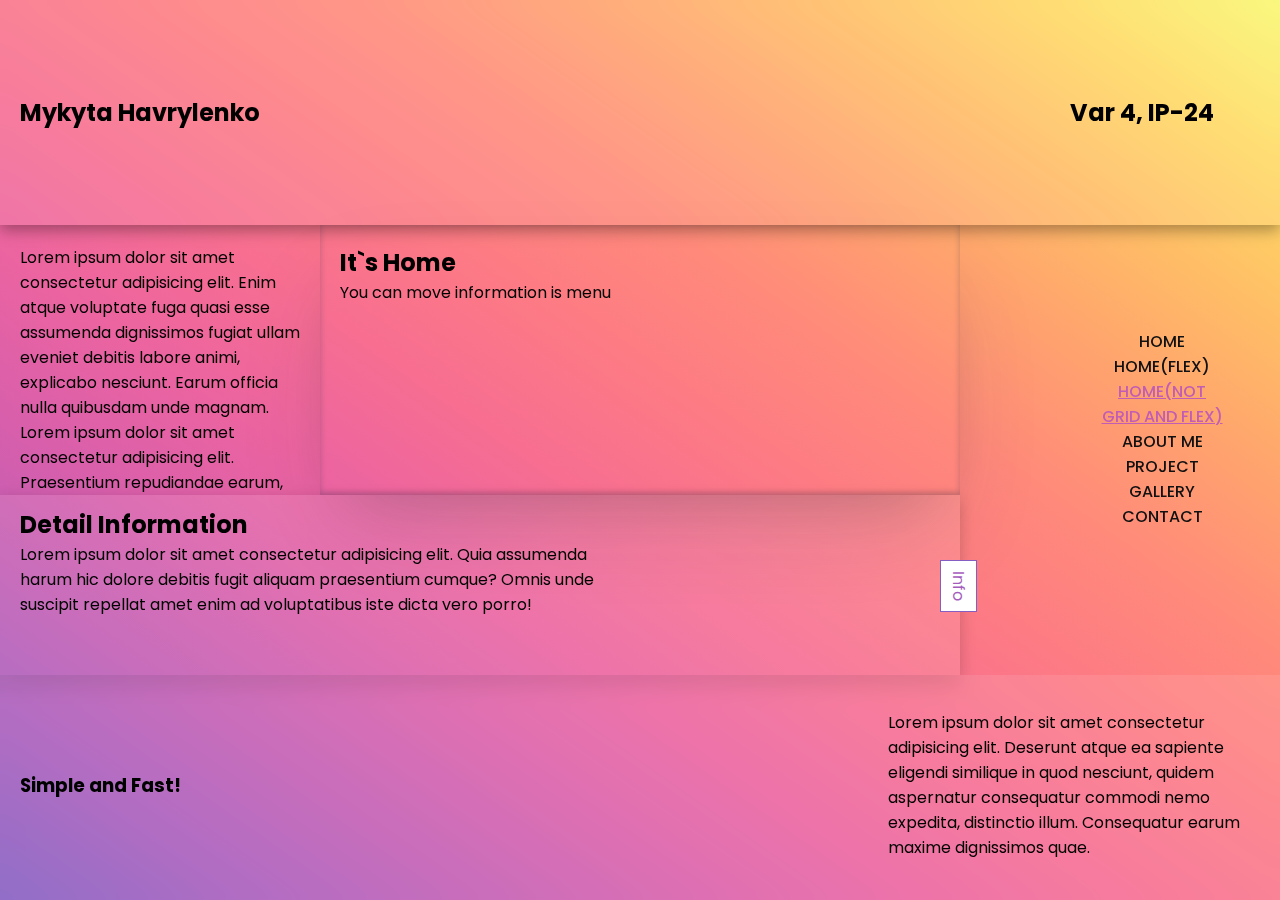
<file: lesson1-2/indexNotFlexGrid.html>
<!DOCTYPE html>
<html lang="en">
<head>
    <meta charset="UTF-8">
    <meta name="viewport" content="width=device-width, initial-scale=1.0">
    <link rel="stylesheet" href="index-no-flex-grid.css">
    <title>Lesson 1</title>
</head>
<body>
    <table>
        
    </table>
    <header class="item header">
        <h2>Mykyta Havrylenko</h2>
        <h2>Var 4, IP-24</h2>
    </header>
    <div class="centerBox">
        <div class="item textInfo">Lorem ipsum dolor sit amet consectetur adipisicing elit. Enim atque voluptate fuga quasi esse assumenda dignissimos fugiat ullam eveniet debitis labore animi, explicabo nesciunt. Earum officia nulla quibusdam unde magnam. Lorem ipsum dolor sit amet consectetur adipisicing elit. Praesentium repudiandae earum, illo, eaque rerum quidem aliquid deserunt sunt quisquam eveniet accusantium ab, consequatur beatae quis totam! Doloremque saepe quasi assumenda!
            <ul>
                <li>Lorem ipsum dolor sit amet consectetur adipisicing elit. Amet reprehenderit cumque atque ut eos nostrum commodi odit neque ea magnam, officia dicta facere quaerat ipsam quas sapiente deserunt, voluptatem quisquam.</li>
                <li>Lorem ipsum dolor sit amet consectetur adipisicing elit. Magni, eveniet veritatis. Saepe, itaque voluptatum. Hic, voluptatem sapiente, pariatur corrupti dolorem ipsa magnam dolorum minima atque molestias perspiciatis voluptatum, nulla officiis?</li>
                <li>Lorem ipsum dolor sit amet consectetur adipisicing elit. Ullam ut voluptate, blanditiis architecto corporis sed provident soluta praesentium, sequi pariatur eius asperiores! Alias cum nostrum eos sapiente error odit sit.</li>
                <li>Lorem ipsum, dolor sit amet consectetur adipisicing elit. Esse mollitia ad nesciunt? Unde eligendi obcaecati maxime doloribus dignissimos corporis provident ipsam ipsum laudantium mollitia illum maiores blanditiis enim, commodi possimus?</li>
            </ul>
        </div>
        <main class="content">
            <h2>It`s Home</h2>
            <p>You can move information is menu</p>
        </main>
        <div class="item menuBox">
            <nav class="navigation">
                <a href="index.html">Home</a>
                <a href="index-flex.html">Home(Flex)</a>
                <a class="current">Home(NOT GRID AND FLEX)</a>
                <a href="about.html">About me</a>
                <a href="project.html">Project</a>
                <a href="gallery.html">Gallery</a>
                <a href="contact.html">Contact</a>
            </nav>
        </div>
        <div class="item detailInfo">
            <h2>Detail Information</h2>
            <p>Lorem ipsum dolor sit amet consectetur adipisicing elit. Quia assumenda harum hic dolore debitis fugit aliquam praesentium cumque? Omnis unde suscipit repellat amet enim ad voluptatibus iste dicta vero porro!</p>
            <div class="closeBtn">Info</div>
        </div>
    </div>
    <div class="item footer">
        <h3>Simple and Fast!</h3>
        <p>Lorem ipsum dolor sit amet consectetur adipisicing elit. Deserunt atque ea sapiente eligendi similique in quod nesciunt, quidem aspernatur consequatur commodi nemo expedita, distinctio illum. Consequatur earum maxime dignissimos quae.</p>
    </div>
    <script>
        const closeBtn = document.querySelector('.closeBtn');
        const detailInfo = document.querySelector('.detailInfo');
        closeBtn.addEventListener('click', () => detailInfo.classList.toggle('active'));
    </script>
</body>
</html>
</file>
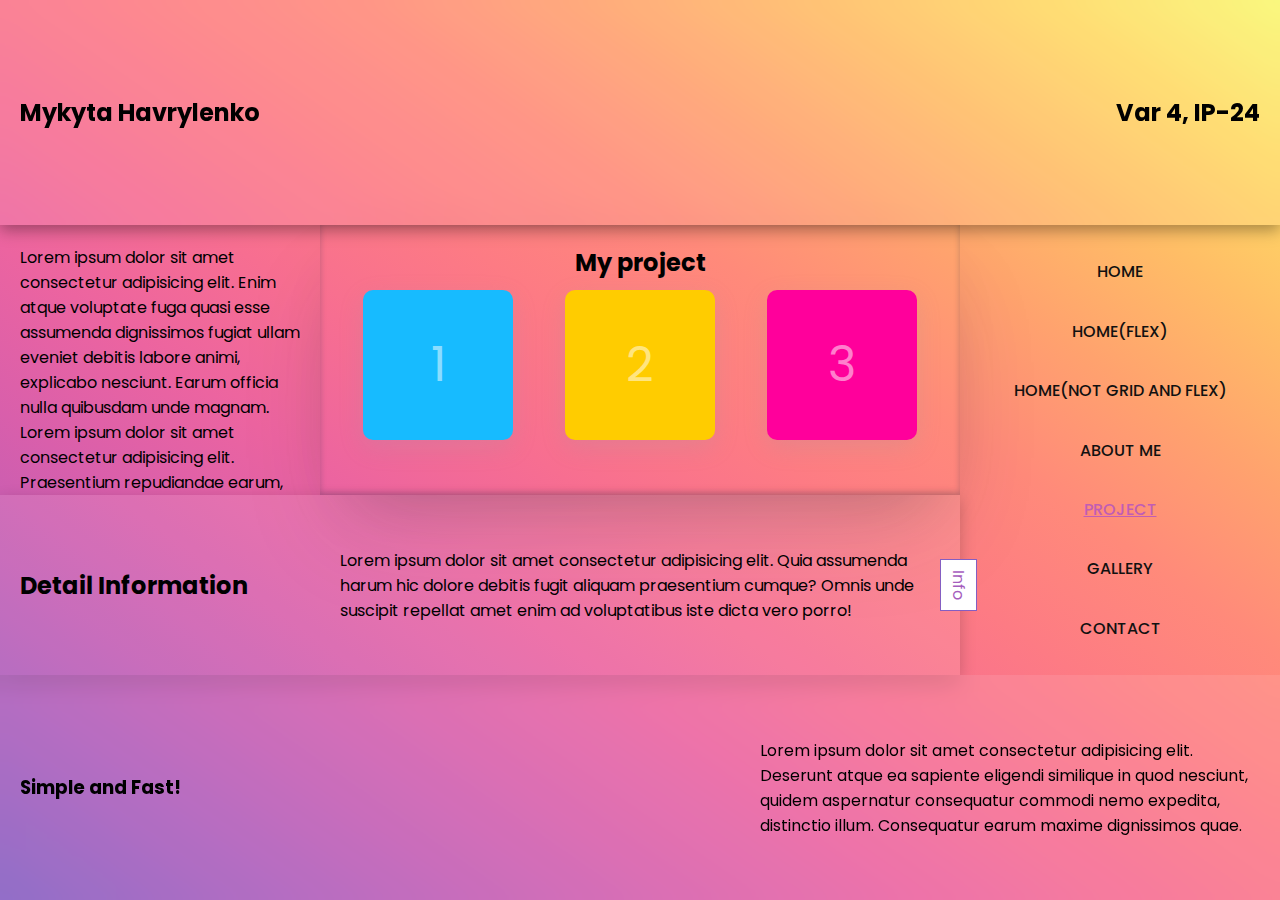
<file: lesson1-2/project.html>
<!DOCTYPE html>
<html lang="en">
<head>
    <meta charset="UTF-8">
    <meta name="viewport" content="width=device-width, initial-scale=1.0">
    <link rel="stylesheet" href="./index.css">
    <title>Lesson 1</title>
</head>
<body>
    <div class="grid-container">
        <header class="grid-item header">
            <h2>Mykyta Havrylenko</h2>
            <h2>Var 4, IP-24</h2>
        </header>
        <div class="grid-item textInfo">Lorem ipsum dolor sit amet consectetur adipisicing elit. Enim atque voluptate fuga quasi esse assumenda dignissimos fugiat ullam eveniet debitis labore animi, explicabo nesciunt. Earum officia nulla quibusdam unde magnam. Lorem ipsum dolor sit amet consectetur adipisicing elit. Praesentium repudiandae earum, illo, eaque rerum quidem aliquid deserunt sunt quisquam eveniet accusantium ab, consequatur beatae quis totam! Doloremque saepe quasi assumenda!</div>
        <main class="content">
            <h2>My project</h2>
            <div class="cardBox">
                <div class="card">
                    <a href="https://mainmi.github.io/Glassmorphism-Web-site/" target="_blank">1</a>
                </div>
                <div class="card">
                    <a href="https://mainmi.github.io/MyWedsiteAndCV/" target="_blank">2</a>
                </div>
                <div class="card">
                    <a href="https://mainmi.github.io/VUCR/" target="_blank">3</a>
                </div>
            </div>
        </main>
        <div class="grid-item menuBox">
            <nav class="navigation">
                <a href="index.html">Home</a>
                <a href="index-flex.html">Home(Flex)</a>
                <a href="indexNotFlexGrid.html">Home(NOT GRID AND FLEX)</a>
                <a href="about.html">About me</a>
                <a class="current">Project</a>
                <a href="gallery.html">Gallery</a>
                <a href="contact.html">Contact</a>
            </nav>
        </div>
        <div class="grid-item detailInfo">
            <h2>Detail Information</h2>
            <p>Lorem ipsum dolor sit amet consectetur adipisicing elit. Quia assumenda harum hic dolore debitis fugit aliquam praesentium cumque? Omnis unde suscipit repellat amet enim ad voluptatibus iste dicta vero porro!</p>
            <div class="closeBtn">Info</div>
        </div>
        <div class="grid-item footer">
            <h3>Simple and Fast!</h3>
            <p>Lorem ipsum dolor sit amet consectetur adipisicing elit. Deserunt atque ea sapiente eligendi similique in quod nesciunt, quidem aspernatur consequatur commodi nemo expedita, distinctio illum. Consequatur earum maxime dignissimos quae.</p>
        </div>
    </div>
    <script>
        const closeBtn = document.querySelector('.closeBtn');
        const detailInfo = document.querySelector('.detailInfo');
        closeBtn.addEventListener('click', () => detailInfo.classList.toggle('active'));
    </script>
</body>
</html>
</file>
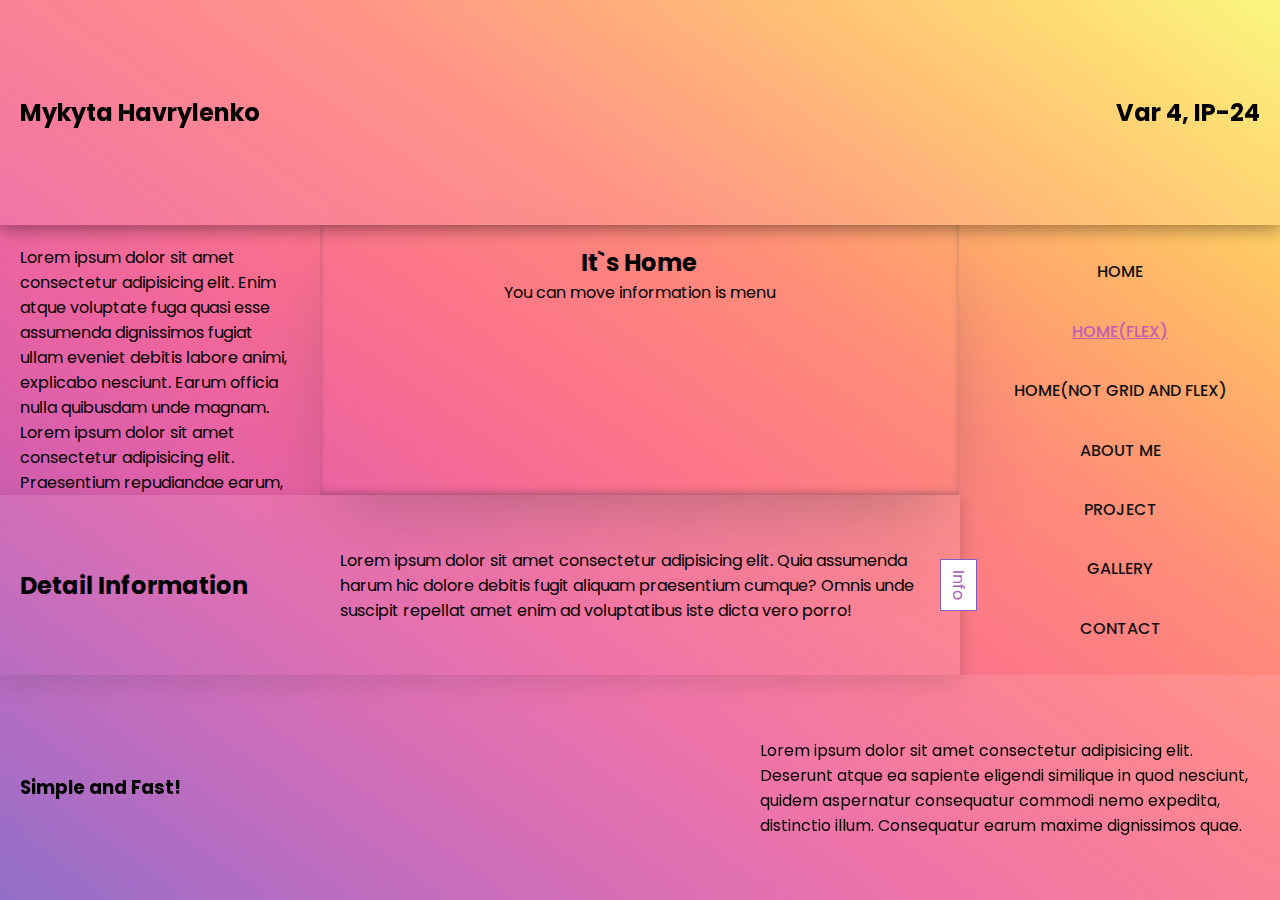
<file: lesson3/index-flex.html>
<!DOCTYPE html>
<html lang="en">
<head>
    <meta charset="UTF-8">
    <meta name="viewport" content="width=device-width, initial-scale=1.0">
    <link rel="stylesheet" href="index-flex.css">
    <title>Lesson 1</title>
</head>
<body>
    <style>
        @import url('https://fonts.googleapis.com/css2?family=Poppins:wght@300;400;500;700&display=swap');
    
        * {
            margin: 0;
            padding: 0;
            box-sizing: border-box;
            font-family: 'Poppins', sans-serif;
        }
    
        body {
            position: relative;
            width: 100vw;
            height: 100vh;
            background-image: linear-gradient(to right top, #845ec2, #a55dbd, #c15db5, #d95fab, #ec64a0, #f76e91, #fd7b84, #ff8a7a, #ffa26e, #ffbd66, #ffda65, #f9f871);
            background-repeat: no-repeat;
        }
    
        ::-webkit-scrollbar {
            width: 10px;
        }
    
        ::-webkit-scrollbar-track {
            background: rgba(255, 255, 255, 0.1);
            border-radius: 10px;
        }
    
        ::-webkit-scrollbar-thumb {
            background: rgba(255, 255, 255, 0.3);
            border-radius: 10px;
            border: 3px solid rgba(255, 255, 255, 0);
            box-shadow: inset 0 0 0 1px rgba(255, 255, 255, 0.2);
        }
    
        ::-webkit-scrollbar-thumb:hover {
            background: rgba(255, 255, 255, 0.5);
            box-shadow: inset 0 0 0 1px rgba(255, 255, 255, 0.2);
        }
    
        .flex-container {
            position: relative;
            display: flex;
            flex-direction: column;
            width: 100vw;
            height: 100vh;
        }
    
        .flex-container .flexBox {
            position: relative;
            display: flex;
            width: 100vw;
            height: 50vh;
    
        }
    
        .flex-container .flexBox .flexMainBox {
            display: flex;
            flex-wrap: wrap;
            height: 50vh;
            width: 75vw;
        }
    
        .flex-container .flexBox .flexMainBox .textInfo {
            position: relative;
            height: 60%;
            width: 33.3%;
        }
    
        .flex-container .flexBox .flexMainBox .content {
            position: relative;
            height: 60%;
            width: 66.6%;
        }
    
        .flex-container .flexBox .flexMainBox .detailInfo {
            position: relative;
            height: 40%;
            width: 100%;
        }
    
        .flex-container .flexBox .menuBox {
            position: relative;
            width: 25vw;
            display: flex;
            justify-content: center;
        }
    
        .flex-container .flexBox .menuBox .navigation {
            display: flex;
            flex-direction: column;
            justify-content: space-evenly;
            align-items: center;
        }
    
        .flex-container .flexBox .menuBox .navigation a {
            color: #111;
            font-weight: 500;
            text-decoration: none;
            text-transform: uppercase;
            transition: 250ms;
            cursor: pointer;
        }
    
        .flex-container .flexBox .menuBox .navigation a:hover {
            color: #a55dbd;
        }
    
        .flex-container .flexBox .menuBox .navigation a.current {
            color: #c15db5;
            text-decoration: underline;
        }
    
        .flex-item {
            box-sizing: border-box;
        }
    
        .flex-container .header {
            position: relative;
            height: 25vh;
            display: flex;
            align-items: center;
            justify-content: space-between;
            background-color: rgba(255, 255, 255, 0.1);
            box-shadow: rgba(0, 0, 0, 0.35) 0px 5px 15px;
            -webkit-backdrop-filter: blur(10px);
            backdrop-filter: blur(10px);
            padding: 10px 20px;
            grid-column: 1 / span 3;
            grid-row: 1;
            z-index: 20;
        }
    
        .textInfo {
            padding: 20px;
            overflow: auto;
            grid-column: 1;
            grid-row: 2;
        }
    
        .content {
            display: flex;
            flex-direction: column;
            justify-content: flex-start;
            align-items: center;
            box-shadow: rgba(50, 50, 93, 0.15) 0px 50px 100px -20px, rgba(0, 0, 0, 0.2) 0px 30px 60px -30px, rgba(10, 37, 64, 0.25) 0px -2px 6px 0px inset;
            overflow: auto;
            grid-column: 2;
            grid-row: 2;
            padding: 20px;
        }
    
        .content .cardBox {
            position: relative;
            display: grid;
            gap: 25px;
            grid-template-columns: repeat(3, 1fr);
            width: 100%;
            padding: 10px;
            justify-content: center;
            align-items: center;
            justify-items: center;
        }
    
        .content .cardBox.contact {
            margin-top: 50px;
        }
    
        .content .cardBox .card {
            position: relative;
            display: flex;
            justify-content: center;
            align-items: center;
            background-color: #17bbff;
            box-shadow: rgba(149, 157, 165, 0.2) 0px 8px 24px;
            width: 150px;
            height: 150px;
            border-radius: 10px;
            transition: 250ms;
        }
    
        .content .cardBox.contact .card {
            width: 50px;
            height: 50px;
        }
    
        .content .cardBox .card:hover {
            transform: scale(1.1);
        }
    
        .content .cardBox .card:nth-child(2) {
            background-color: #ffcc00;
        }
    
        .content .cardBox.contact .card:nth-child(2) {
            background-color: #111;
        }
    
        .content .cardBox .card:nth-child(3) {
            background-color: #ff009b;
        }
    
        .content .cardBox .card a {
            color: rgba(255, 255, 255, 0.5);
            font-size: 48px;
            text-decoration: none;
            transition: 250ms;
            cursor: pointer;
        }
    
        .content .cardBox.contact .card a {
            font-size: 5px;
        }
    
        .content .cardBox .card:hover a {
            transform: scale(1.25);
        }
    
        .content .cardBox.contact .card:hover a {
            transform: scale(1);
        }
    
        .content .cardBox .card img {
            position: relative;
            width: 100%;
            height: 100%;
            object-fit: cover;
            border-radius: 10px;
            transition: 500ms;
        }
    
        .content .cardBox .card img:hover {
            filter: brightness(1.2)
        }
    
        .content .cardBox.contact .card svg {
            width: 24px;
            height: 24px;
        }
    
    
    
        .detailInfo {
            position: relative;
            display: flex;
            justify-content: space-between;
            align-items: center;
            background-color: rgba(255, 255, 255, 0.1);
            box-shadow: rgba(0, 0, 0, 0.2) 0px 5px 15px;
            padding: 10px 20px;
            top: 0;
            left: 0;
            grid-column: 1 / span 2;
            grid-row: 3;
            transition: 0.5s;
        }
    
        .detailInfo.active {
            left: calc(-75vw + 10px);
        }
    
        .detailInfo p {
            max-width: 600px;
        }
    
        .detailInfo .closeBtn {
            position: absolute;
            display: block;
            background-color: #fff;
            color: #a55dbd;
            padding: 10px 5px;
            border: 1px solid #845ec2;
            left: calc(100% - 20px);
            writing-mode: vertical-lr;
            cursor: pointer;
            transition: 500ms;
        }
    
        .detailInfo .closeBtn:hover {
            background-color: #a55dbd;
            color: #fff;
        }
    
        .flex-container .footer {
            display: flex;
            height: 25vh;
            align-items: center;
            justify-content: space-between;
            padding: 10px 20px;
            grid-column: 1 / span 3;
            grid-row: 4;
            background-color: rgba(255, 255, 255, 0.1);
            -webkit-backdrop-filter: blur(10px);
            backdrop-filter: blur(10px);
            z-index: 10;
        }
    
        .footer p {
            max-width: 500px;
        }
    </style>
    <div class="flex-container">
        <header class="flex-item header">
            <h2>Mykyta Havrylenko</h2>
            <h2>Var 4, IP-24</h2>
        </header>
        <div class="flexBox">
            <div class="flexMainBox">
                <div class="flex-item textInfo">Lorem ipsum dolor sit amet consectetur adipisicing elit. Enim atque voluptate fuga quasi esse assumenda dignissimos fugiat ullam eveniet debitis labore animi, explicabo nesciunt. Earum officia nulla quibusdam unde magnam. Lorem ipsum dolor sit amet consectetur adipisicing elit. Praesentium repudiandae earum, illo, eaque rerum quidem aliquid deserunt sunt quisquam eveniet accusantium ab, consequatur beatae quis totam! Doloremque saepe quasi assumenda!
                    <ul>
                        <li>Lorem ipsum dolor sit amet consectetur adipisicing elit. Amet reprehenderit cumque atque ut eos nostrum commodi odit neque ea magnam, officia dicta facere quaerat ipsam quas sapiente deserunt, voluptatem quisquam.</li>
                        <li>Lorem ipsum dolor sit amet consectetur adipisicing elit. Magni, eveniet veritatis. Saepe, itaque voluptatum. Hic, voluptatem sapiente, pariatur corrupti dolorem ipsa magnam dolorum minima atque molestias perspiciatis voluptatum, nulla officiis?</li>
                        <li>Lorem ipsum dolor sit amet consectetur adipisicing elit. Ullam ut voluptate, blanditiis architecto corporis sed provident soluta praesentium, sequi pariatur eius asperiores! Alias cum nostrum eos sapiente error odit sit.</li>
                        <li>Lorem ipsum, dolor sit amet consectetur adipisicing elit. Esse mollitia ad nesciunt? Unde eligendi obcaecati maxime doloribus dignissimos corporis provident ipsam ipsum laudantium mollitia illum maiores blanditiis enim, commodi possimus?</li>
                    </ul>
                </div>
                <main class="content">
                    <h2>It`s Home</h2>
                    <p>You can move information is menu</p>
                </main>
                <div class="flex-item detailInfo">
                    <h2>Detail Information</h2>
                    <p>Lorem ipsum dolor sit amet consectetur adipisicing elit. Quia assumenda harum hic dolore debitis fugit aliquam praesentium cumque? Omnis unde suscipit repellat amet enim ad voluptatibus iste dicta vero porro!</p>
                    <div class="closeBtn">Info</div>
                </div>
            </div>
            <div class="flex-item menuBox">
                <nav class="navigation">
                    <a >Home</a>
                    <a class="current">Home(Flex)</a>
                    <a>Home(NOT GRID AND FLEX)</a>
                    <a >About me</a>
                    <a>Project</a>
                    <a>Gallery</a>
                    <a>Contact</a>
                </nav>
            </div>
        </div>
        <footer class="flex-item footer">
            <h3>Simple and Fast!</h3>
            <p>Lorem ipsum dolor sit amet consectetur adipisicing elit. Deserunt atque ea sapiente eligendi similique in quod nesciunt, quidem aspernatur consequatur commodi nemo expedita, distinctio illum. Consequatur earum maxime dignissimos quae.</p>
        </footer>
    </div>
    <script>
        const closeBtn = document.querySelector('.closeBtn');
        const detailInfo = document.querySelector('.detailInfo');
        closeBtn.addEventListener('click', () => detailInfo.classList.toggle('active'));
    </script>
</body>
</html>
</file>
<file: index.css>
@import url('https://fonts.googleapis.com/css2?family=Poppins:wght@300;400;500;700&display=swap');
* {
    margin: 0;
    padding: 0;
    box-sizing: border-box;
    font-family: 'Poppins', sans-serif;
}

body {
    position: relative;
    width: 100vw;
    height: 100vh;
    background-image: linear-gradient(to right top, #845ec2, #a55dbd, #c15db5, #d95fab, #ec64a0, #f76e91, #fd7b84, #ff8a7a, #ffa26e, #ffbd66, #ffda65, #f9f871);
    background-repeat: no-repeat;
}
::-webkit-scrollbar {
    width: 10px;
}
::-webkit-scrollbar-track {
    background: rgba(255, 255, 255, 0.1);
    border-radius: 10px;
}
::-webkit-scrollbar-thumb {
    background: rgba(255, 255, 255, 0.3);
    border-radius: 10px;
    border: 3px solid rgba(255, 255, 255, 0);
    box-shadow: inset 0 0 0 1px rgba(255, 255, 255, 0.2);
}
    
::-webkit-scrollbar-thumb:hover {
    background: rgba(255, 255, 255, 0.5);
    box-shadow: inset 0 0 0 1px rgba(255, 255, 255, 0.2);
}

.content {
    position: relative;
    width: 100%;
    height: 100%;
    display: flex;
    gap: 25px;
    flex-direction: column;
    justify-content: center;
    align-items: center;
}

.content h1 {
    font-size: 72px;
}

.content .flexBox {
    position: relative;
    display: flex;
    gap: 20px;
}

.btn {
    display: grid;
    justify-items: center;
    color: #fff;
    text-decoration: none;
    font-size: 24px;
    gap: 20px;
    background-color: rgba(255, 255, 255, 0.1);
    box-shadow: rgba(0, 0, 0, 0.35) 0px 5px 15px;
    padding: 10px 20px;
    border-radius: 15px;
}
</file>
<file: lesson1-2/index.css>
@import url('https://fonts.googleapis.com/css2?family=Poppins:wght@300;400;500;700&display=swap');
* {
    margin: 0;
    padding: 0;
    box-sizing: border-box;
    font-family: 'Poppins', sans-serif;
}

body {
    position: relative;
    width: 100vw;
    height: 100vh;
    background-image: linear-gradient(to right top, #845ec2, #a55dbd, #c15db5, #d95fab, #ec64a0, #f76e91, #fd7b84, #ff8a7a, #ffa26e, #ffbd66, #ffda65, #f9f871);
    background-repeat: no-repeat;
}
::-webkit-scrollbar {
    width: 10px;
}
::-webkit-scrollbar-track {
    background: rgba(255, 255, 255, 0.1);
    border-radius: 10px;
}
::-webkit-scrollbar-thumb {
    background: rgba(255, 255, 255, 0.3);
    border-radius: 10px;
    border: 3px solid rgba(255, 255, 255, 0);
    box-shadow: inset 0 0 0 1px rgba(255, 255, 255, 0.2);
}
    
::-webkit-scrollbar-thumb:hover {
    background: rgba(255, 255, 255, 0.5);
    box-shadow: inset 0 0 0 1px rgba(255, 255, 255, 0.2);
}

.grid-container {
    display: grid;
    grid-template-columns: 25vw 50vw 25vw;
    grid-template-rows: 25vh 30vh 20vh 25vh;
    height: 100vh;
}

.grid-item {
    box-sizing: border-box;
}

.header {
    display: flex;
    align-items: center;
    justify-content: space-between;
    background-color: rgba(255, 255, 255, 0.1);
    box-shadow: rgba(0, 0, 0, 0.35) 0px 5px 15px;
    -webkit-backdrop-filter: blur(10px);
    backdrop-filter: blur(10px);
    padding: 10px 20px;
    grid-column: 1 / span 3;
    grid-row: 1;
    z-index: 20;
}

.textInfo {
    padding: 20px;
    overflow: auto;
    grid-column: 1;
    grid-row: 2;
}

.content {
    display: flex;
    flex-direction: column;
    justify-content: flex-start;
    align-items: center;
    box-shadow: rgba(50, 50, 93, 0.15) 0px 50px 100px -20px, rgba(0, 0, 0, 0.2) 0px 30px 60px -30px, rgba(10, 37, 64, 0.25) 0px -2px 6px 0px inset;
    overflow: auto;
    grid-column: 2;
    grid-row: 2;
    padding: 20px;
}

.content .cardBox {
    position: relative;
    display: grid;
    gap: 25px;
    grid-template-columns: repeat(auto-fit, minmax(150px, 1fr));
    width: 100%;
    padding: 10px;
    justify-content: center;
    align-items: center;
    justify-items: center;
}

.content .cardBox.contact {
    margin-top: 50px;
}

.content .cardBox .card {
    position: relative;
    display: flex;
    justify-content: center;
    align-items: center;
    background-color: #17bbff;
    box-shadow: rgba(149, 157, 165, 0.2) 0px 8px 24px;
    width: 150px;
    height: 150px;
    border-radius: 10px;
    transition: 250ms;
}

.content .cardBox.contact .card {
    width: 50px;
    height: 50px;
}

.content .cardBox .card:hover {
    transform: scale(1.1);
}

.content .cardBox .card:nth-child(2) {
    background-color: #ffcc00;
}
.content .cardBox.contact .card:nth-child(2) {
    background-color: #111;
}
.content .cardBox .card:nth-child(3) {
    background-color: #ff009b;
}

.content .cardBox .card.big {
    width: max-content;
    height: 150px;
    grid-column: 1 / span 3;
}

.content .cardBox .card a {
    color: rgba(255, 255, 255, 0.5);
    font-size: 48px;
    text-decoration: none;
    transition: 250ms;
    cursor: pointer;
}

.content .cardBox.contact .card a {
    font-size: 5px;
}

.content .cardBox .card:hover a {
    transform: scale(1.25);
}

.content .cardBox.contact .card:hover a {
    transform: scale(1);
}

.content .cardBox .card img {
    position: relative;
    width: 100%;
    height: 100%;
    object-fit: cover;
    border-radius: 10px;
    transition: 500ms;
}

.content .cardBox .card img:hover {
    filter: brightness(1.2)
}

.content .cardBox.contact .card svg {
    width: 24px;
    height: 24px;
}

.menuBox {
    display: flex;
    justify-content: center;
    grid-column: 3;
    grid-row: 2 / span 2;
}

.menuBox .navigation {
    display: flex;
    flex-direction: column;
    justify-content: space-evenly;
    align-items: center;
}

.menuBox .navigation a {
    color: #111;
    font-weight: 500;
    text-decoration: none;
    text-transform: uppercase;
    transition: 250ms;
    cursor: pointer;
}

.menuBox .navigation a:hover {
    color: #a55dbd;
}

.menuBox .navigation a.current {
    color: #c15db5;
    text-decoration: underline;
}

.detailInfo {
    position: relative;
    display: flex;
    justify-content: space-between;
    align-items: center;
    background-color: rgba(255, 255, 255, 0.1);
    box-shadow: rgba(0, 0, 0, 0.2) 0px 5px 15px;
    padding: 10px 20px;
    top: 0;
    left: 0;
    grid-column: 1 / span 2;
    grid-row: 3;
    transition: 0.5s;
}

.detailInfo.active {
    left: -95%;
}

.detailInfo p {
    max-width: 600px;
}

.detailInfo .closeBtn {
    position: absolute;
    display: block;
    background-color: #fff;
    color: #a55dbd;
    padding: 10px 5px;
    border: 1px solid #845ec2;
    left: calc(100% - 20px);
    writing-mode: vertical-lr;
    cursor: pointer;
    transition: 500ms;
}

.detailInfo .closeBtn:hover {
    background-color: #a55dbd;
    color: #fff;
}

.footer {
    display: flex;
    align-items: center;
    justify-content: space-between;
    padding: 10px 20px;
    grid-column: 1 / span 3;
    grid-row: 4;
    background-color: rgba(255, 255, 255, 0.1);
    -webkit-backdrop-filter: blur(10px);
    backdrop-filter: blur(10px);
    z-index: 10;
}

.footer p {
    max-width: 500px;
}

@media (max-width: 991px) {
    .grid-container {
        display: grid;
        grid-template-columns: 33vw 33vw 33vw;
        grid-template-rows: 25vh 30vh 20vh 25vh;
        height: 100vh;
    }
    .detailInfo p {
        font-size: 12px;
        max-width: 300px;
    }
    .content .cardBox .card.big {
        display: none;
    }
}
@media (max-width: 768px) {
    body {
        height: 125vh;
    }
    .grid-container {
        display: grid;
        grid-template-columns: 50vw 50vw;
        grid-template-rows: 25vh 30vh 20vh 25vh 25vh;
        height: 125vh;
    }
    .textInfo {
        grid-row: 3;
    }
    .content {
        grid-row: 2;
        grid-column: 1;
    }
    .detailInfo {
        grid-row: 4;
    }
    .detailInfo h2 {
        font-size: 16px;
        padding-right: 10px;
    }
    .menuBox {
        grid-row: 2 / span 2;
        grid-column: 2;
    }
    .footer {
        grid-row: 5;
    }
    .footer p {
        max-width: 200px;
        font-size: 12px;
    }
}

@media (max-width: 555px) {
    body {
        height: 175vh;
    }
    .grid-container {
        display: grid;
        grid-template-columns: 100vw;
        grid-template-rows: repeat(auto,25vh);
    }
    .textInfo {
        grid-row: 5;
    }
    .content {
        grid-row: 2;
        grid-column: 1;
    }
    .detailInfo {
        grid-row: 7;
    }
    .menuBox {
        grid-row: 3 / span 2;
        grid-column: 1;
    }
    .footer {
        grid-row: 8;
    }
}
</file>
<file: lesson4/index.css>
@import url('https://fonts.googleapis.com/css2?family=Poppins:wght@300;400;500;700&display=swap');

* {
    padding: 0;
    margin: 0;
}

body {
    box-sizing: border-box;
    font-family: 'Poppins', sans-serif;
}
header {
    position: relative;
    display: flex;
    align-items: center;
    text-align: center;
    justify-content: space-between;
    padding: 20px 200px;
}

header h2 {
    color: #b4b2b2;
}

.main-img {
    position: relative;
    width: 100%;
    height: 40vh;
}

.main-img img {
    position: relative;
    width: 100%;
    height: 100%;
    object-fit: cover;
}

.content {
    position: relative;
    height: max-content;
    display: flex;
    flex-direction: column;
    text-align: center;
    align-items: center;
    padding: 75px 200px;
}

.content h1 {
    font-size: 36px;
    padding-bottom: 25px;
    font-weight: 400;
}

.content p {
    position: relative;
    width: 75%;
    padding-bottom: 75px;
}

.content .cardBox {
    position: relative;
    display: grid;
    justify-items: center;
    align-items: center;
    grid-template-columns: repeat(auto-fit, minmax(200px, 1fr));
    width: 100%;
    gap: 50px 30px;
}

.content .cardBox .card {
    position: relative;
    display: flex;
    justify-content: center;
    text-align: center;
    align-items: center;
    width: 200px;
    height: 150px;
    border: 3px solid #ff6f00;
}

.content .cardBox .card img {
    top: -37.5px;
    position: absolute;
    width: 75px;
    height: 75px;
    object-fit: cover;
}

.content .cardBox .card h4 {
    font-weight: 400;
    width: 150px;
}

footer {
    position: relative;
    display: flex;
    text-align: center;
    justify-content: center;
    align-items: center;
    width: 100%;
    height: 20vh;
    background-color: #444;
    color: #fff;
}

footer p {
    max-width: 75vw;
}


@media (max-width: 991px) {
    header {
        padding: 20px 50px;
    }
    .content {
        padding: 75px 50px;
    }
    .content h1 {
        font-size: 32px;
    }
}


@media (max-width: 500px) {
    header {
        padding: 15px 10px;
    }
    .content {
        padding: 25px 5px;
    }
    .content .cardBox .card {
        width: 250px;
    }
}
</file>
<file: lesson5/index.css>
@import url('https://fonts.googleapis.com/css2?family=Poppins:wght@300;400;500;700&display=swap');
* {
    margin: 0;
    padding: 0;
    box-sizing: border-box;
    font-family: 'Poppins', sans-serif;
}

body {
    position: relative;
    width: 100vw;
    height: 100vh;
    background-image: linear-gradient(to right top, #845ec2, #a55dbd, #c15db5, #d95fab, #ec64a0, #f76e91, #fd7b84, #ff8a7a, #ffa26e, #ffbd66, #ffda65, #f9f871);
    background-repeat: no-repeat;
}
::-webkit-scrollbar {
    width: 10px;
}
::-webkit-scrollbar-track {
    background: rgba(255, 255, 255, 0.1);
    border-radius: 10px;
}
::-webkit-scrollbar-thumb {
    background: rgba(255, 255, 255, 0.3);
    border-radius: 10px;
    border: 3px solid rgba(255, 255, 255, 0);
    box-shadow: inset 0 0 0 1px rgba(255, 255, 255, 0.2);
}
    
::-webkit-scrollbar-thumb:hover {
    background: rgba(255, 255, 255, 0.5);
    box-shadow: inset 0 0 0 1px rgba(255, 255, 255, 0.2);
}

.grid-container {
    display: grid;
    grid-template-columns: 25vw 50vw 25vw;
    grid-template-rows: 25vh 30vh 20vh 25vh;
    height: 100vh;
}

.grid-item {
    box-sizing: border-box;
}

.sendForm {
    display: grid;
    justify-items: center;
    gap: 20px;
    background-color: rgba(255, 255, 255, 0.1);
    box-shadow: rgba(0, 0, 0, 0.35) 0px 5px 15px;
    padding: 20px;
    border-radius: 15px;
}

.sendForm input {
    border-radius: 5px;
}

.sendForm button {
    display: flex;
    justify-content: center;
    align-items: center;
    border: none;
    background-color: rgba(255,255,255,1);
    box-shadow: rgba(0, 0, 0, 0.15) 0px 5px 15px;
    padding: 10px;
    font-weight: 600;
    border-radius: 5px;
    transition: 250ms;
}

.header {
    display: flex;
    align-items: center;
    justify-content: space-between;
    background-color: rgba(255, 255, 255, 0.1);
    box-shadow: rgba(0, 0, 0, 0.35) 0px 5px 15px;
    -webkit-backdrop-filter: blur(10px);
    backdrop-filter: blur(10px);
    padding: 10px 20px;
    grid-column: 1 / span 3;
    grid-row: 1;
    z-index: 20;
}


.header .header-subtitle {
    width: 50%;
}

.textInfo {
    padding: 20px;
    overflow: auto;
    grid-column: 1;
    grid-row: 2;
}

.content {
    display: flex;
    flex-direction: column;
    justify-content: flex-start;
    align-items: center;
    box-shadow: rgba(50, 50, 93, 0.15) 0px 50px 100px -20px, rgba(0, 0, 0, 0.2) 0px 30px 60px -30px, rgba(10, 37, 64, 0.25) 0px -2px 6px 0px inset;
    overflow: auto;
    grid-column: 2;
    grid-row: 2;
    padding: 20px;
}

.content .cardBox {
    position: relative;
    display: grid;
    gap: 25px;
    grid-template-columns: repeat(auto-fit, minmax(150px, 1fr));
    width: 100%;
    padding: 10px;
    justify-content: center;
    align-items: center;
    justify-items: center;
}

.content .cardBox.contact {
    margin-top: 50px;
}

.content .cardBox .card {
    position: relative;
    display: flex;
    justify-content: center;
    align-items: center;
    background-color: #17bbff;
    box-shadow: rgba(149, 157, 165, 0.2) 0px 8px 24px;
    width: 150px;
    height: 150px;
    border-radius: 10px;
    transition: 250ms;
}

.content .cardBox.contact .card {
    width: 50px;
    height: 50px;
}

.content .cardBox .card:hover {
    transform: scale(1.1);
}

.content .cardBox .card:nth-child(2) {
    background-color: #ffcc00;
}
.content .cardBox.contact .card:nth-child(2) {
    background-color: #111;
}
.content .cardBox .card:nth-child(3) {
    background-color: #ff009b;
}

.content .cardBox .card.big {
    width: max-content;
    height: 150px;
    grid-column: 1 / span 3;
}

.content .cardBox .card a {
    color: rgba(255, 255, 255, 0.5);
    font-size: 48px;
    text-decoration: none;
    transition: 250ms;
    cursor: pointer;
}

.content .cardBox.contact .card a {
    font-size: 5px;
}

.content .cardBox .card:hover a {
    transform: scale(1.25);
}

.content .cardBox.contact .card:hover a {
    transform: scale(1);
}

.content .cardBox .card img {
    position: relative;
    width: 100%;
    height: 100%;
    object-fit: cover;
    border-radius: 10px;
    transition: 500ms;
}

.content .cardBox .card img:hover {
    filter: brightness(1.2)
}

.content .cardBox.contact .card svg {
    width: 24px;
    height: 24px;
}

.content .triangle-box {
    display: grid;
    grid-template-columns: repeat(2,1fr);
    justify-items: center;
    gap: 20px;
    background-color: rgba(255, 255, 255, 0.1);
    box-shadow: rgba(0, 0, 0, 0.35) 0px 5px 15px;
    padding: 20px;
    border-radius: 15px;
}

.content .triangle-box h3 {
    grid-column: 1 / span 2;
}

.content .triangle-box input {
    border-radius: 5px;
}

.content .triangle-box button {
    display: flex;
    justify-content: center;
    align-items: center;
    grid-column: 1 / span 2;
    border: none;
    background-color: rgba(255,255,255,1);
    box-shadow: rgba(0, 0, 0, 0.15) 0px 5px 15px;
    padding: 10px;
    font-weight: 600;
    border-radius: 5px;
    transition: 250ms;
}

.content .triangle-box button:hover {
    background-color: rgba(255, 102, 0, 1);
}

.menuBox {
    display: flex;
    justify-content: center;
    grid-column: 3;
    grid-row: 2 / span 2;
}

.menuBox .navigation {
    display: flex;
    flex-direction: column;
    justify-content: space-evenly;
    align-items: center;
}

.menuBox .navigation a {
    color: #111;
    font-weight: 500;
    text-decoration: none;
    text-transform: uppercase;
    transition: 250ms;
    cursor: pointer;
}

.menuBox .navigation a:hover {
    color: #a55dbd;
}

.menuBox .navigation a.current {
    color: #c15db5;
    text-decoration: underline;
}

.detailInfo {
    position: relative;
    display: flex;
    justify-content: space-between;
    align-items: center;
    background-color: rgba(255, 255, 255, 0.1);
    box-shadow: rgba(0, 0, 0, 0.2) 0px 5px 15px;
    padding: 10px 20px;
    top: 0;
    left: 0;
    grid-column: 1 / span 2;
    grid-row: 3;
    transition: 0.5s;
}

.detailInfo.active {
    left: -95%;
}

.detailInfo p {
    max-width: 600px;
}

.detailInfo .closeBtn {
    position: absolute;
    display: block;
    background-color: #fff;
    color: #a55dbd;
    padding: 10px 5px;
    border: 1px solid #845ec2;
    left: calc(100% - 20px);
    writing-mode: vertical-lr;
    cursor: pointer;
    transition: 500ms;
}

.detailInfo .closeBtn:hover {
    background-color: #a55dbd;
    color: #fff;
}

.footer {
    display: flex;
    align-items: center;
    justify-content: space-between;
    padding: 10px 20px;
    grid-column: 1 / span 3;
    grid-row: 4;
    background-color: rgba(255, 255, 255, 0.1);
    -webkit-backdrop-filter: blur(10px);
    backdrop-filter: blur(10px);
    z-index: 10;
}

.footer p {
    max-width: 500px;
}

@media (max-width: 991px) {
    .grid-container {
        display: grid;
        grid-template-columns: 33vw 33vw 33vw;
        grid-template-rows: 25vh 30vh 20vh 25vh;
        height: 100vh;
    }
    .detailInfo p {
        font-size: 12px;
        max-width: 300px;
    }
    .content .cardBox .card.big {
        display: none;
    }
}
@media (max-width: 768px) {
    body {
        height: 125vh;
    }
    .grid-container {
        display: grid;
        grid-template-columns: 50vw 50vw;
        grid-template-rows: 25vh 30vh 20vh 25vh 25vh;
        height: 125vh;
    }
    .textInfo {
        grid-row: 3;
    }
    .content {
        grid-row: 2;
        grid-column: 1;
    }
    .detailInfo {
        grid-row: 4;
    }
    .detailInfo h2 {
        font-size: 16px;
        padding-right: 10px;
    }
    .menuBox {
        grid-row: 2 / span 2;
        grid-column: 2;
    }
    .footer {
        grid-row: 5;
    }
    .footer p {
        max-width: 200px;
        font-size: 12px;
    }
}

@media (max-width: 555px) {
    body {
        height: 175vh;
    }
    .grid-container {
        display: grid;
        grid-template-columns: 100vw;
        grid-template-rows: repeat(auto,25vh);
    }
    .textInfo {
        grid-row: 5;
    }
    .content {
        grid-row: 2;
        grid-column: 1;
    }
    .detailInfo {
        grid-row: 7;
    }
    .menuBox {
        grid-row: 3 / span 2;
        grid-column: 1;
    }
    .footer {
        grid-row: 8;
    }
}
</file>
<file: Secret_Santa/index.css>
@import url("https://fonts.googleapis.com/css2?family=Nunito:ital,wght@0,300;0,400;0,500;0,600;0,700;1,400;1,500;1,600;1,700&family=Yeseva+One&display=swap");
@import url("https://fonts.googleapis.com/css2?family=DM+Sans:opsz,wght@9..40,300;9..40,400;9..40,600&family=Nunito:ital,wght@0,300;0,400;0,500;0,600;0,700;1,400;1,500;1,600;1,700&family=Yeseva+One&display=swap");
* {
  box-sizing: border-box;
  padding: 0;
  margin: 0;
  font-family: "DM Sans", sans-serif;
  scroll-behavior: smooth;
}

h1, h2 {
  font-family: "Yeseva One", serif;
  font-weight: 400;
}

header {
  position: relative;
  display: flex;
  justify-content: space-between;
  align-items: center;
  width: 70%;
  padding-top: 50px;
  overflow: visible;
  z-index: 100;
}
header .navigation {
  display: flex;
  gap: 80px;
}
header .navigation a {
  display: flex;
  justify-content: center;
  align-items: center;
  color: #000;
  text-decoration: none;
  font-weight: 600;
  font-size: 18px;
  font-family: "DM Sans", sans-serif;
  transition: 250ms;
}
header .navigation a::before {
  content: "";
  top: -60px;
  position: absolute;
  display: block;
  width: 60px;
  height: 60px;
  border-radius: 50%;
  background-color: #00873E;
  transition: 250ms;
}
header .navigation a:hover {
  color: #00873E;
}
header .navigation a:hover::before {
  top: -45px;
}
header .buttonBox {
  display: flex;
  gap: 32px;
}
header .buttonBox .btn {
  display: flex;
  color: #fff;
  font-family: "DM Sans", sans-serif;
  font-weight: 600;
  font-size: 18px;
  padding: 15px 21px;
  text-decoration: none;
  background: #00873E;
  border: 0;
  border-radius: 8px;
}
header .buttonBox .btn.noBorder {
  background-color: transparent;
  color: #000;
}

.home {
  position: relative;
  width: 100%;
  height: 100vh;
  display: flex;
  flex-direction: column;
  justify-content: center;
  align-items: center;
  background: url("./images/background.png") no-repeat;
  -o-object-fit: cover;
     object-fit: cover;
  background-size: cover;
}
.home .imgBackground {
  position: absolute;
  width: 100%;
  height: 100vh;
  opacity: 0.5;
}
.home .imgBoxBG {
  position: absolute;
  top: 15px;
  left: calc(96% - 577px);
}
.home .flexBox {
  position: relative;
  display: flex;
  width: 70%;
  height: 100%;
  gap: 95px;
  justify-content: center;
  align-items: center;
}
.home .flexBox img {
  position: relative;
  width: 664px;
  height: 664px;
  -o-object-fit: cover;
     object-fit: cover;
}
.home .flexBox h1 {
  font-size: 75px;
  line-height: 86px;
}
.home .flexBox p {
  font-size: 22px;
}
.home .flexBox .textBox {
  display: flex;
  flex-direction: column;
  align-items: flex-start;
  gap: 25px;
}
.home .flexBox .textBox .btn {
  display: flex;
  color: #fff;
  font-family: "DM Sans", sans-serif;
  font-weight: 600;
  font-size: 22px;
  padding: 14px 47px;
  background: #00873E;
  border: 0;
  border-radius: 8px;
  text-decoration: none;
}

.party {
  position: relative;
  display: flex;
  justify-content: center;
  align-items: center;
  height: 100vh;
  width: 100%;
  gap: 122px;
  padding: 80px 15vw;
  padding-bottom: 30px;
}
.party .textBox {
  display: flex;
  flex-direction: column;
  align-items: flex-start;
  gap: 16px;
}
.party .textBox h1 {
  font-size: 65px;
}
.party .textBox p {
  font-family: "DM Sans", sans-serif;
  font-size: 18px;
  line-height: 34px;
  padding-bottom: 25px;
}
.party .textBox .btn {
  display: flex;
  color: #fff;
  font-family: "DM Sans", sans-serif;
  font-weight: 600;
  font-size: 22px;
  text-decoration: none;
  padding: 14px 47px;
  background: #00873E;
  border: 0;
  border-radius: 8px;
}

.gift {
  position: relative;
  display: flex;
  flex-direction: column;
  justify-content: center;
  align-items: center;
  text-align: center;
  width: 100%;
  height: 850px;
  gap: 90px;
  background-color: #D9F7FF;
  border-radius: 20px;
}
.gift .main-text {
  display: flex;
  flex-direction: column;
  justify-content: center;
  gap: 16px;
  max-width: 40vw;
}
.gift .main-text h2 {
  font-size: 65px;
}
.gift .main-text p {
  font-size: 18px;
}
.gift .textsBox {
  position: relative;
  width: 100%;
  display: flex;
  justify-content: center;
  align-items: center;
  gap: 130px;
}
.gift .textsBox .cardBox {
  position: relative;
  display: flex;
  flex-direction: column;
  justify-content: center;
  align-items: center;
  gap: 14px;
  width: 335px;
}
.gift .textsBox .cardBox .imgBox {
  position: relative;
  display: flex;
  justify-content: center;
  align-items: center;
  width: 70px;
  height: 70px;
  border-radius: 50%;
  background-color: #fec42f;
  margin-bottom: 24px;
}

.event {
  position: relative;
  display: flex;
  justify-content: center;
  align-items: center;
  min-height: 100vh;
  width: 100%;
  gap: 122px;
  padding: 80px 12.5vw;
  padding-bottom: 30px;
}
.event .textBox {
  display: flex;
  flex-direction: column;
  justify-content: flex-start;
  gap: 15px;
}
.event .textBox h2 {
  font-size: 65px;
}
.event .textBox p {
  font-size: 18px;
  line-height: 34px;
  font-family: "DM Sans", sans-serif;
}
.event .flexBox {
  display: flex;
  gap: 111px;
  padding-top: 81px;
}
.event .flexBox .textBox h2 {
  font-size: 24px;
}
.event .flexBox .textBox .imgBox {
  position: relative;
  display: flex;
  justify-content: center;
  align-items: center;
  width: 70px;
  height: 70px;
  border-radius: 50%;
  background-color: #fec42f;
}

.join {
  position: relative;
  display: flex;
  justify-content: center;
  align-items: center;
  text-align: center;
  width: 100%;
  height: 900px;
  gap: 150px;
  background-color: #D9F7FF;
  border-radius: 20px;
}
.join .giftImg {
  position: absolute;
  left: 55%;
  top: 15%;
}
.join .textBox {
  display: flex;
  flex-direction: column;
  justify-content: flex-start;
  gap: 32px;
}
.join .textBox h2 {
  font-size: 65px;
  align-self: flex-start;
  font-weight: 400;
}
.join .textBox form {
  display: flex;
  flex-direction: column;
  justify-content: center;
  height: 528px;
  width: 670px;
  gap: 30px;
  background: #FFFFFF;
  box-shadow: 0px 0px 40px -20px rgba(0, 0, 0, 0.5);
  padding: 50px 87px;
  border-radius: 25px;
}
.join .textBox form input {
  padding: 10px 0 10px 27px;
  font-family: "DM Sans", sans-serif;
  border: 1px solid #6D6D6D;
  color: #6D6D6D;
  font-size: 16px;
  font-weight: 400;
  border-radius: 10px;
}
.join .textBox form h3 {
  font-size: 38px;
  align-self: flex-start;
}
.join .textBox form p {
  font-size: 18px;
  font-family: "DM Sans", sans-serif;
  align-self: flex-start;
}
.join .textBox form img {
  position: absolute;
  transform: translateX(-120px) translateY(-150px);
  width: 75px;
  height: 85px;
}
.join .textBox form .btn {
  display: flex;
  color: #fff;
  font-family: "DM Sans", sans-serif;
  font-weight: 600;
  font-size: 22px;
  padding: 14px 47px;
  background: #00873E;
  border: 0;
  border-radius: 8px;
  align-self: flex-start;
}

footer {
  position: relative;
  height: 500px;
  width: 100%;
  display: flex;
  justify-content: space-between;
  align-items: center;
  padding: 0 275px;
}
footer .imgBG {
  position: absolute;
  height: 164px;
  left: 0;
  top: calc(100% - 164px);
  width: 100%;
}

@media (max-width: 1440px) {
  .join {
    gap: 25px;
  }
  .join .textBox form {
    width: 575px;
  }
  header {
    width: 90%;
  }
  .party,
  .event {
    gap: 55px;
    padding: 80px 5vw;
  }
}
@media (max-width: 1600px) {
  .join {
    gap: 25px;
  }
  .join .textBox form {
    width: 575px;
  }
  header {
    width: 90%;
  }
  .party,
  .event {
    gap: 55px;
    padding: 80px 5vw;
  }
}/*# sourceMappingURL=index.css.map */
</file>
<file: lesson1-2/index-flex.css>
@import url('https://fonts.googleapis.com/css2?family=Poppins:wght@300;400;500;700&display=swap');
* {
    margin: 0;
    padding: 0;
    box-sizing: border-box;
    font-family: 'Poppins', sans-serif;
}

body {
    position: relative;
    width: 100vw;
    height: 100vh;
    background-image: linear-gradient(to right top, #845ec2, #a55dbd, #c15db5, #d95fab, #ec64a0, #f76e91, #fd7b84, #ff8a7a, #ffa26e, #ffbd66, #ffda65, #f9f871);
    background-repeat: no-repeat;
}
::-webkit-scrollbar {
    width: 10px;
}
::-webkit-scrollbar-track {
    background: rgba(255, 255, 255, 0.1);
    border-radius: 10px;
}
::-webkit-scrollbar-thumb {
    background: rgba(255, 255, 255, 0.3);
    border-radius: 10px;
    border: 3px solid rgba(255, 255, 255, 0);
    box-shadow: inset 0 0 0 1px rgba(255, 255, 255, 0.2);
}
    
::-webkit-scrollbar-thumb:hover {
    background: rgba(255, 255, 255, 0.5);
    box-shadow: inset 0 0 0 1px rgba(255, 255, 255, 0.2);
}

.flex-container {
    position: relative;
    display: flex;
    flex-direction: column;
    width: 100vw;
    height: 100vh;
}
.flex-container .flexBox {
    position: relative;
    display: flex;
    width: 100vw;
    height: 50vh;

}
.flex-container .flexBox .flexMainBox {
    display: flex;
    flex-wrap: wrap;
    height: 50vh;
    width: 75vw;
}

.flex-container .flexBox .flexMainBox .textInfo {
    position: relative;
    height: 60%;
    width: 33.3%;
}
.flex-container .flexBox .flexMainBox .content {
    position: relative;
    height: 60%;
    width: 66.6%;
}
.flex-container .flexBox .flexMainBox .detailInfo {
    position: relative;
    height: 40%;
    width: 100%;
}

.flex-container .flexBox .menuBox {
    position: relative;
    width: 25vw;
    display: flex;
    justify-content: center;
}

.flex-container .flexBox .menuBox .navigation {
    display: flex;
    flex-direction: column;
    justify-content: space-evenly;
    align-items: center;
}

.flex-container .flexBox .menuBox .navigation a {
    color: #111;
    font-weight: 500;
    text-decoration: none;
    text-transform: uppercase;
    transition: 250ms;
    cursor: pointer;
}

.flex-container .flexBox .menuBox .navigation a:hover {
    color: #a55dbd;
}

.flex-container .flexBox .menuBox .navigation a.current {
    color: #c15db5;
    text-decoration: underline;
}

.flex-item {
    box-sizing: border-box;
}

.flex-container .header {
    position: relative;
    height: 25vh;
    display: flex;
    align-items: center;
    justify-content: space-between;
    background-color: rgba(255, 255, 255, 0.1);
    box-shadow: rgba(0, 0, 0, 0.35) 0px 5px 15px;
    -webkit-backdrop-filter: blur(10px);
    backdrop-filter: blur(10px);
    padding: 10px 20px;
    grid-column: 1 / span 3;
    grid-row: 1;
    z-index: 20;
}

.textInfo {
    padding: 20px;
    overflow: auto;
    grid-column: 1;
    grid-row: 2;
}

.content {
    display: flex;
    flex-direction: column;
    justify-content: flex-start;
    align-items: center;
    box-shadow: rgba(50, 50, 93, 0.15) 0px 50px 100px -20px, rgba(0, 0, 0, 0.2) 0px 30px 60px -30px, rgba(10, 37, 64, 0.25) 0px -2px 6px 0px inset;
    overflow: auto;
    grid-column: 2;
    grid-row: 2;
    padding: 20px;
}

.content .cardBox {
    position: relative;
    display: grid;
    gap: 25px;
    grid-template-columns: repeat(3, 1fr);
    width: 100%;
    padding: 10px;
    justify-content: center;
    align-items: center;
    justify-items: center;
}

.content .cardBox.contact {
    margin-top: 50px;
}

.content .cardBox .card {
    position: relative;
    display: flex;
    justify-content: center;
    align-items: center;
    background-color: #17bbff;
    box-shadow: rgba(149, 157, 165, 0.2) 0px 8px 24px;
    width: 150px;
    height: 150px;
    border-radius: 10px;
    transition: 250ms;
}

.content .cardBox.contact .card {
    width: 50px;
    height: 50px;
}

.content .cardBox .card:hover {
    transform: scale(1.1);
}

.content .cardBox .card:nth-child(2) {
    background-color: #ffcc00;
}
.content .cardBox.contact .card:nth-child(2) {
    background-color: #111;
}
.content .cardBox .card:nth-child(3) {
    background-color: #ff009b;
}

.content .cardBox .card a {
    color: rgba(255, 255, 255, 0.5);
    font-size: 48px;
    text-decoration: none;
    transition: 250ms;
    cursor: pointer;
}

.content .cardBox.contact .card a {
    font-size: 5px;
}

.content .cardBox .card:hover a {
    transform: scale(1.25);
}

.content .cardBox.contact .card:hover a {
    transform: scale(1);
}

.content .cardBox .card img {
    position: relative;
    width: 100%;
    height: 100%;
    object-fit: cover;
    border-radius: 10px;
    transition: 500ms;
}

.content .cardBox .card img:hover {
    filter: brightness(1.2)
}

.content .cardBox.contact .card svg {
    width: 24px;
    height: 24px;
}



.detailInfo {
    position: relative;
    display: flex;
    justify-content: space-between;
    align-items: center;
    background-color: rgba(255, 255, 255, 0.1);
    box-shadow: rgba(0, 0, 0, 0.2) 0px 5px 15px;
    padding: 10px 20px;
    top: 0;
    left: 0;
    grid-column: 1 / span 2;
    grid-row: 3;
    transition: 0.5s;
}

.detailInfo.active {
    left: calc(-75vw + 10px);
}

.detailInfo p {
    max-width: 600px;
}

.detailInfo .closeBtn {
    position: absolute;
    display: block;
    background-color: #fff;
    color: #a55dbd;
    padding: 10px 5px;
    border: 1px solid #845ec2;
    left: calc(100% - 20px);
    writing-mode: vertical-lr;
    cursor: pointer;
    transition: 500ms;
}

.detailInfo .closeBtn:hover {
    background-color: #a55dbd;
    color: #fff;
}

.flex-container .footer {
    display: flex;
    height: 25vh;
    align-items: center;
    justify-content: space-between;
    padding: 10px 20px;
    grid-column: 1 / span 3;
    grid-row: 4;
    background-color: rgba(255, 255, 255, 0.1);
    -webkit-backdrop-filter: blur(10px);
    backdrop-filter: blur(10px);
    z-index: 10;
}

.footer p {
    max-width: 500px;
}
</file>
<file: lesson1-2/index-no-flex-grid.css>
@import url('https://fonts.googleapis.com/css2?family=Poppins:wght@300;400;500;700&display=swap');
* {
    margin: 0;
    padding: 0;
    box-sizing: border-box;
    font-family: 'Poppins', sans-serif;
}

body {
    position: relative;
    width: 100vw;
    height: 100vh;
    background-image: linear-gradient(to right top, #845ec2, #a55dbd, #c15db5, #d95fab, #ec64a0, #f76e91, #fd7b84, #ff8a7a, #ffa26e, #ffbd66, #ffda65, #f9f871);
    background-repeat: no-repeat;
}
::-webkit-scrollbar {
    width: 10px;
}
::-webkit-scrollbar-track {
    background: rgba(255, 255, 255, 0.1);
    border-radius: 10px;
}
::-webkit-scrollbar-thumb {
    background: rgba(255, 255, 255, 0.3);
    border-radius: 10px;
    border: 3px solid rgba(255, 255, 255, 0);
    box-shadow: inset 0 0 0 1px rgba(255, 255, 255, 0.2);
}
    
::-webkit-scrollbar-thumb:hover {
    background: rgba(255, 255, 255, 0.5);
    box-shadow: inset 0 0 0 1px rgba(255, 255, 255, 0.2);
}

.item {
    box-sizing: border-box;
}

.header {
    display: block;
    height: 25vh;
    background-color: rgba(255, 255, 255, 0.1);
    box-shadow: rgba(0, 0, 0, 0.35) 0px 5px 15px;
    -webkit-backdrop-filter: blur(10px);
    backdrop-filter: blur(10px);
    padding: 10.5vh 20px;
    z-index: 20;
}

.header h2 {
    margin-top: 10vh;
    display: math;
    position: relative;
    width: max-content;
}

.header h2:first-child {
    margin-right: 65%;
}

.centerBox {
    display: -webkit-box;
    position: relative;
    width: 100vw;
    height: 50vh;
}

.centerBox .textInfo {
    position: relative;
    width: 25vw;
    height: 30vh;
    padding: 20px;
    overflow: auto;
    grid-column: 1;
    grid-row: 2;
}

.centerBox .content {
    
    position: relative;
    height: 30vh;
    width: 50vw;
    box-shadow: rgba(50, 50, 93, 0.15) 0px 50px 100px -20px, rgba(0, 0, 0, 0.2) 0px 30px 60px -30px, rgba(10, 37, 64, 0.25) 0px -2px 6px 0px inset;
    overflow: auto;
    padding: 20px;
}

.centerBox .content .cardBox {
    position: relative;
    display: grid;
    gap: 25px;
    grid-template-columns: repeat(3, 1fr);
    width: 100%;
    padding: 10px;
    justify-content: center;
    align-items: center;
    justify-items: center;
}

.centerBox .content .cardBox.contact {
    margin-top: 50px;
}

.centerBox .content .cardBox .card {
    position: relative;
    display: flex;
    justify-content: center;
    align-items: center;
    background-color: #17bbff;
    box-shadow: rgba(149, 157, 165, 0.2) 0px 8px 24px;
    width: 150px;
    height: 150px;
    border-radius: 10px;
    transition: 250ms;
}

.centerBox .content .cardBox.contact .card {
    width: 50px;
    height: 50px;
}

.centerBox .content .cardBox .card:hover {
    transform: scale(1.1);
}

.centerBox .content .cardBox .card:nth-child(2) {
    background-color: #ffcc00;
}
.centerBox .content .cardBox.contact .card:nth-child(2) {
    background-color: #111;
}
.centerBox .content .cardBox .card:nth-child(3) {
    background-color: #ff009b;
}

.centerBox .content .cardBox .card a {
    color: rgba(255, 255, 255, 0.5);
    font-size: 48px;
    text-decoration: none;
    transition: 250ms;
    cursor: pointer;
}

.centerBox .content .cardBox.contact .card a {
    font-size: 5px;
}

.centerBox .content .cardBox .card:hover a {
    transform: scale(1.25);
}

.centerBox .content .cardBox.contact .card:hover a {
    transform: scale(1);
}

.centerBox .content .cardBox .card img {
    position: relative;
    width: 100%;
    height: 100%;
    object-fit: cover;
    border-radius: 10px;
    transition: 500ms;
}

.centerBox .content .cardBox .card img:hover {
    filter: brightness(1.2)
}

.centerBox .content .cardBox.contact .card svg {
    width: 24px;
    height: 24px;
}

.centerBox .menuBox {
    position: relative;
    height: 50vh;
    width: 25vw;
}

.centerBox .menuBox .navigation {
    display: list-item;
    list-style: none;
    width: 125px;
    text-align: center;
    margin: 11.5vh 0 0 15.5vh;
}

.centerBox .menuBox .navigation a {
    color: #111;
    font-weight: 500;
    text-decoration: none;
    text-transform: uppercase;
    transition: 250ms;
    cursor: pointer;
}

.centerBox .menuBox .navigation a:hover {
    color: #a55dbd;
}

.centerBox .menuBox .navigation a.current {
    color: #c15db5;
    text-decoration: underline;
}

.centerBox .detailInfo {
    position: absolute;
    background-color: rgba(255, 255, 255, 0.1);
    box-shadow: rgba(0, 0, 0, 0.2) 0px 5px 15px;
    padding: 12px 20px;
    height: 20vh;
    width: 75vw;
    top: 60%;
    left: 0;
    transition: 0.5s;
}

.centerBox .detailInfo h2 {
    position: relative;
}

.centerBox .detailInfo.active {
    left: calc(-75vw + 10px);
}

.centerBox .detailInfo p {
    max-width: 600px;
}

.centerBox .detailInfo .closeBtn {
    position: absolute;
    display: block;
    background-color: #fff;
    color: #a55dbd;
    padding: 10px 5px;
    border: 1px solid #845ec2;
    left: calc(100% - 20px);
    top: calc(50% - 25px);
    writing-mode: vertical-lr;
    cursor: pointer;
    transition: 500ms;
}

.centerBox .detailInfo .closeBtn:hover {
    background-color: #a55dbd;
    color: #fff;
}

.footer {
    display: block;
    width: 100vw;
    height: 25vh;
    padding: 10px 20px;
    background-color: rgba(255, 255, 255, 0.1);
    -webkit-backdrop-filter: blur(10px);
    backdrop-filter: blur(10px);
    z-index: 10;
}

.footer h3 {
    margin-top: 9.5vh;
    width: max-content;
    margin-right: 50%;
}

.footer p {
    margin-left: 70%;
    margin-top: -90px;
    max-width: 500px;
}
</file>
<file: lesson3/index-flex.css>
@import url('https://fonts.googleapis.com/css2?family=Poppins:wght@300;400;500;700&display=swap');
* {
    margin: 0;
    padding: 0;
    box-sizing: border-box;
    font-family: 'Poppins', sans-serif;
}

body {
    position: relative;
    width: 100vw;
    height: 100vh;
    background-image: linear-gradient(to right top, #845ec2, #a55dbd, #c15db5, #d95fab, #ec64a0, #f76e91, #fd7b84, #ff8a7a, #ffa26e, #ffbd66, #ffda65, #f9f871);
    background-repeat: no-repeat;
}
::-webkit-scrollbar {
    width: 10px;
}
::-webkit-scrollbar-track {
    background: rgba(255, 255, 255, 0.1);
    border-radius: 10px;
}
::-webkit-scrollbar-thumb {
    background: rgba(255, 255, 255, 0.3);
    border-radius: 10px;
    border: 3px solid rgba(255, 255, 255, 0);
    box-shadow: inset 0 0 0 1px rgba(255, 255, 255, 0.2);
}
    
::-webkit-scrollbar-thumb:hover {
    background: rgba(255, 255, 255, 0.5);
    box-shadow: inset 0 0 0 1px rgba(255, 255, 255, 0.2);
}

.flex-container {
    position: relative;
    display: flex;
    flex-direction: column;
    width: 100vw;
    height: 100vh;
}
.flex-container .flexBox {
    position: relative;
    display: flex;
    width: 100vw;
    height: 50vh;

}
.flex-container .flexBox .flexMainBox {
    display: flex;
    flex-wrap: wrap;
    height: 50vh;
    width: 75vw;
}

.flex-container .flexBox .flexMainBox .textInfo {
    position: relative;
    height: 60%;
    width: 33.3%;
}
.flex-container .flexBox .flexMainBox .content {
    position: relative;
    height: 60%;
    width: 66.6%;
}
.flex-container .flexBox .flexMainBox .detailInfo {
    position: relative;
    height: 40%;
    width: 100%;
}

.flex-container .flexBox .menuBox {
    position: relative;
    width: 25vw;
    display: flex;
    justify-content: center;
}

.flex-container .flexBox .menuBox .navigation {
    display: flex;
    flex-direction: column;
    justify-content: space-evenly;
    align-items: center;
}

.flex-container .flexBox .menuBox .navigation a {
    color: #111;
    font-weight: 500;
    text-decoration: none;
    text-transform: uppercase;
    transition: 250ms;
    cursor: pointer;
}

.flex-container .flexBox .menuBox .navigation a:hover {
    color: #a55dbd;
}

.flex-container .flexBox .menuBox .navigation a.current {
    color: #c15db5;
    text-decoration: underline;
}

.flex-item {
    box-sizing: border-box;
}

.flex-container .header {
    position: relative;
    height: 25vh;
    display: flex;
    align-items: center;
    justify-content: space-between;
    background-color: rgba(255, 255, 255, 0.1);
    box-shadow: rgba(0, 0, 0, 0.35) 0px 5px 15px;
    -webkit-backdrop-filter: blur(10px);
    backdrop-filter: blur(10px);
    padding: 10px 20px;
    grid-column: 1 / span 3;
    grid-row: 1;
    z-index: 20;
}

.textInfo {
    padding: 20px;
    overflow: auto;
    grid-column: 1;
    grid-row: 2;
}

.content {
    display: flex;
    flex-direction: column;
    justify-content: flex-start;
    align-items: center;
    box-shadow: rgba(50, 50, 93, 0.15) 0px 50px 100px -20px, rgba(0, 0, 0, 0.2) 0px 30px 60px -30px, rgba(10, 37, 64, 0.25) 0px -2px 6px 0px inset;
    overflow: auto;
    grid-column: 2;
    grid-row: 2;
    padding: 20px;
}

.content .cardBox {
    position: relative;
    display: grid;
    gap: 25px;
    grid-template-columns: repeat(3, 1fr);
    width: 100%;
    padding: 10px;
    justify-content: center;
    align-items: center;
    justify-items: center;
}

.content .cardBox.contact {
    margin-top: 50px;
}

.content .cardBox .card {
    position: relative;
    display: flex;
    justify-content: center;
    align-items: center;
    background-color: #17bbff;
    box-shadow: rgba(149, 157, 165, 0.2) 0px 8px 24px;
    width: 150px;
    height: 150px;
    border-radius: 10px;
    transition: 250ms;
}

.content .cardBox.contact .card {
    width: 50px;
    height: 50px;
}

.content .cardBox .card:hover {
    transform: scale(1.1);
}

.content .cardBox .card:nth-child(2) {
    background-color: #ffcc00;
}
.content .cardBox.contact .card:nth-child(2) {
    background-color: #111;
}
.content .cardBox .card:nth-child(3) {
    background-color: #ff009b;
}

.content .cardBox .card a {
    color: rgba(255, 255, 255, 0.5);
    font-size: 48px;
    text-decoration: none;
    transition: 250ms;
    cursor: pointer;
}

.content .cardBox.contact .card a {
    font-size: 5px;
}

.content .cardBox .card:hover a {
    transform: scale(1.25);
}

.content .cardBox.contact .card:hover a {
    transform: scale(1);
}

.content .cardBox .card img {
    position: relative;
    width: 100%;
    height: 100%;
    object-fit: cover;
    border-radius: 10px;
    transition: 500ms;
}

.content .cardBox .card img:hover {
    filter: brightness(1.2)
}

.content .cardBox.contact .card svg {
    width: 24px;
    height: 24px;
}



.detailInfo {
    position: relative;
    display: flex;
    justify-content: space-between;
    align-items: center;
    background-color: rgba(255, 255, 255, 0.1);
    box-shadow: rgba(0, 0, 0, 0.2) 0px 5px 15px;
    padding: 10px 20px;
    top: 0;
    left: 0;
    grid-column: 1 / span 2;
    grid-row: 3;
    transition: 0.5s;
}

.detailInfo.active {
    left: calc(-75vw + 10px);
}

.detailInfo p {
    max-width: 600px;
}

.detailInfo .closeBtn {
    position: absolute;
    display: block;
    background-color: #fff;
    color: #a55dbd;
    padding: 10px 5px;
    border: 1px solid #845ec2;
    left: calc(100% - 20px);
    writing-mode: vertical-lr;
    cursor: pointer;
    transition: 500ms;
}

.detailInfo .closeBtn:hover {
    background-color: #a55dbd;
    color: #fff;
}

.flex-container .footer {
    display: flex;
    height: 25vh;
    align-items: center;
    justify-content: space-between;
    padding: 10px 20px;
    grid-column: 1 / span 3;
    grid-row: 4;
    background-color: rgba(255, 255, 255, 0.1);
    -webkit-backdrop-filter: blur(10px);
    backdrop-filter: blur(10px);
    z-index: 10;
}

.footer p {
    max-width: 500px;
}
</file>
